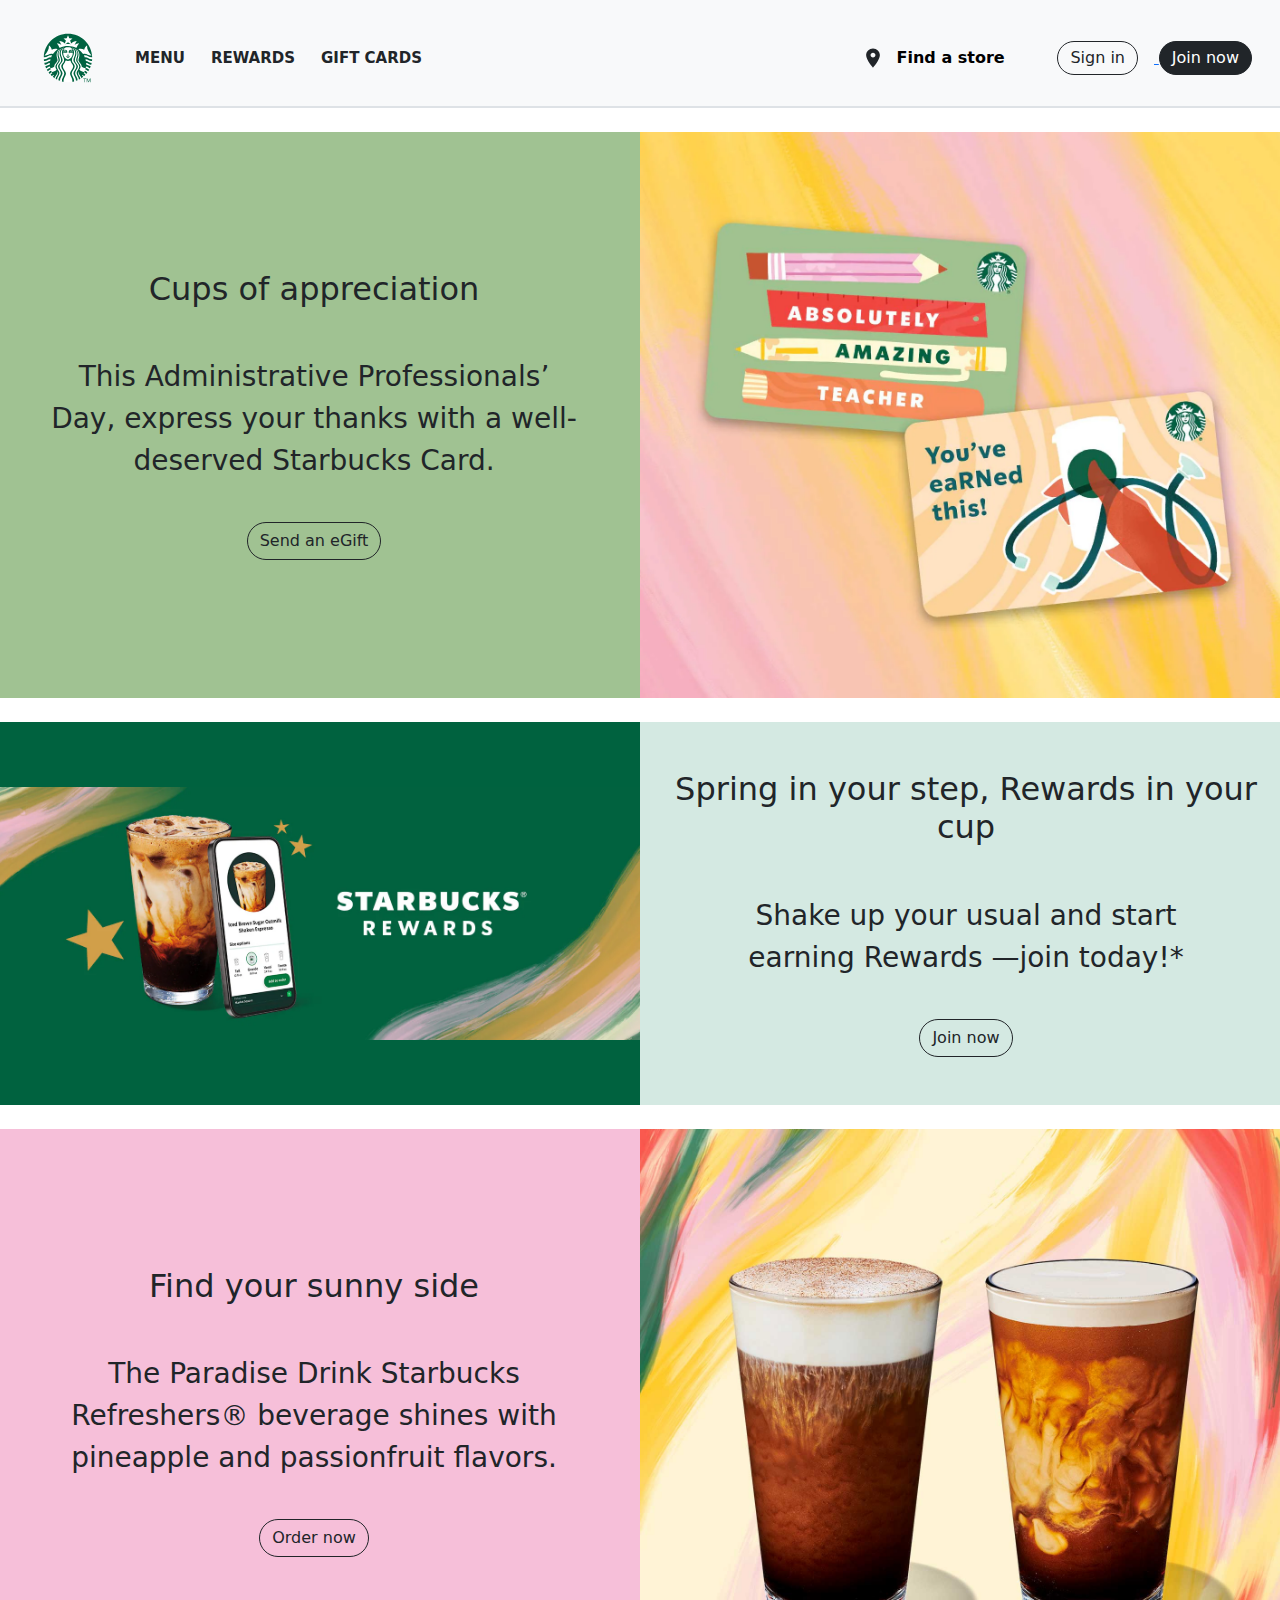
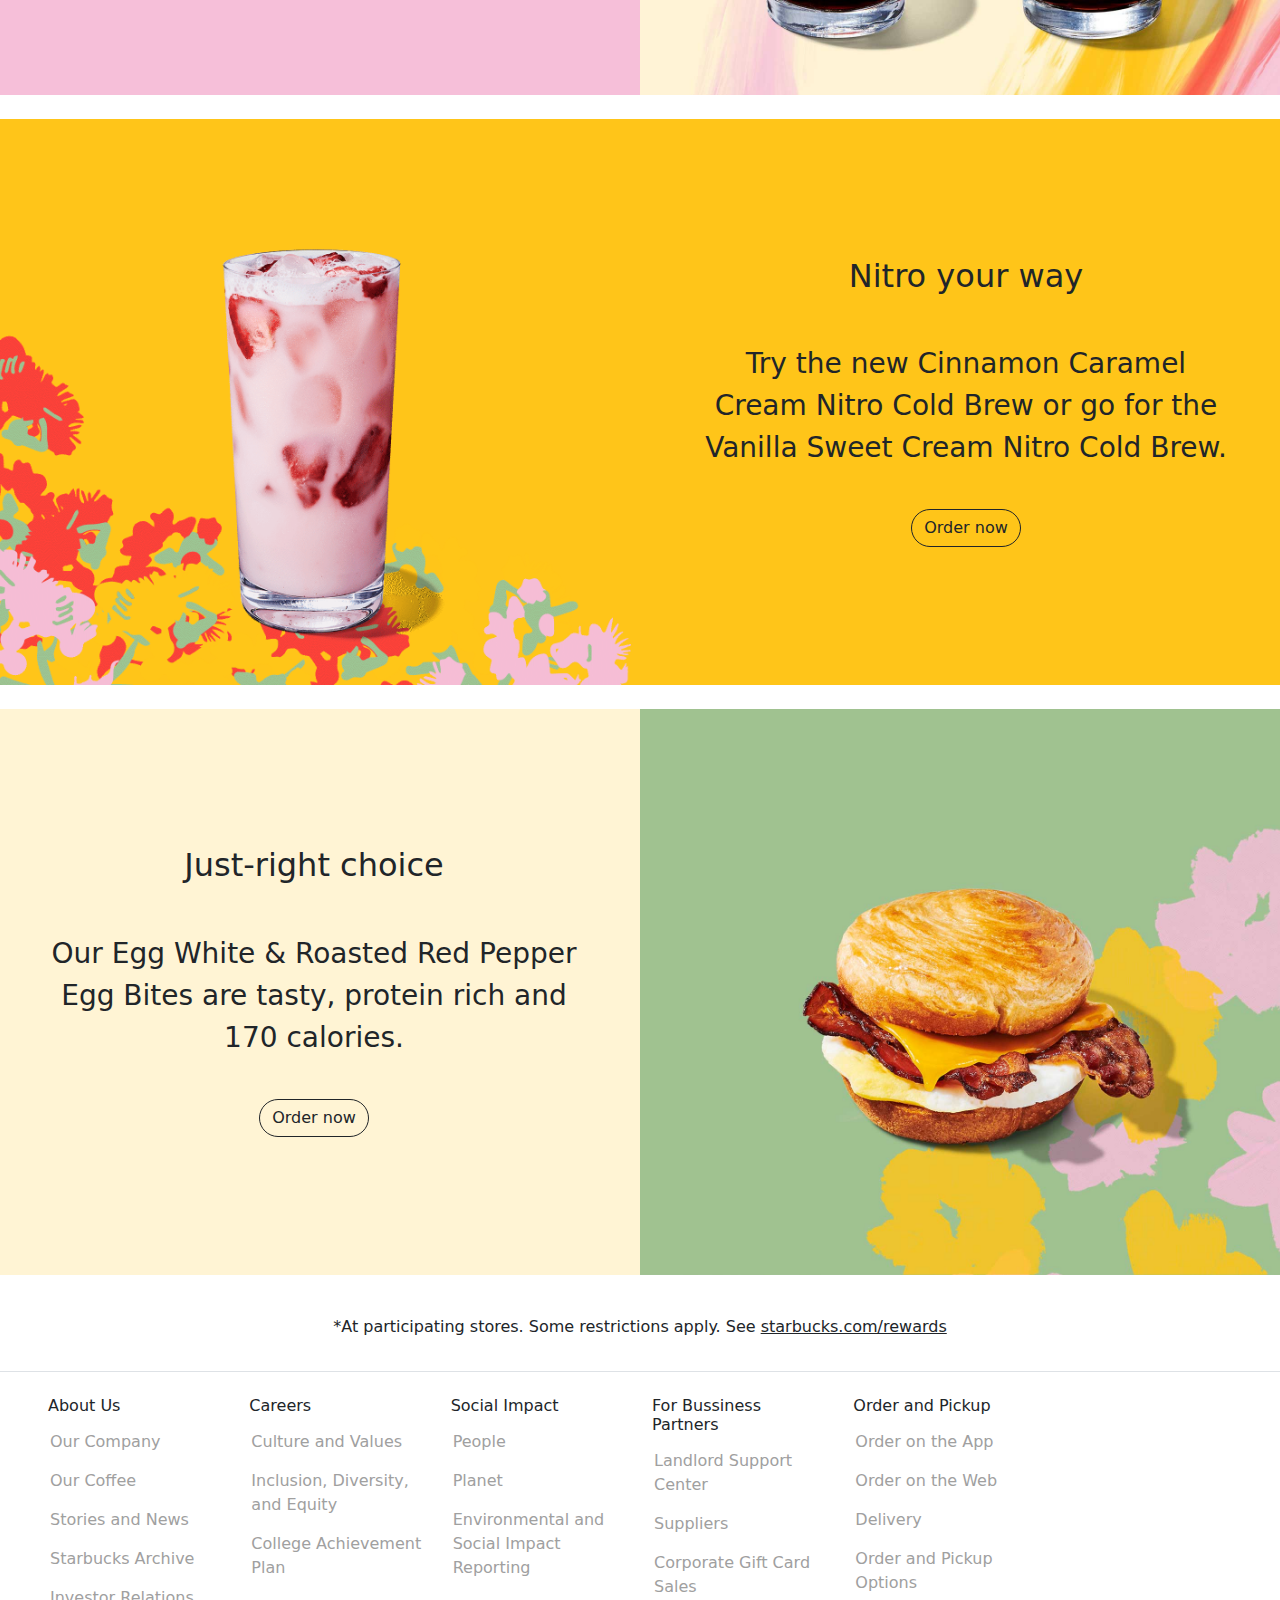
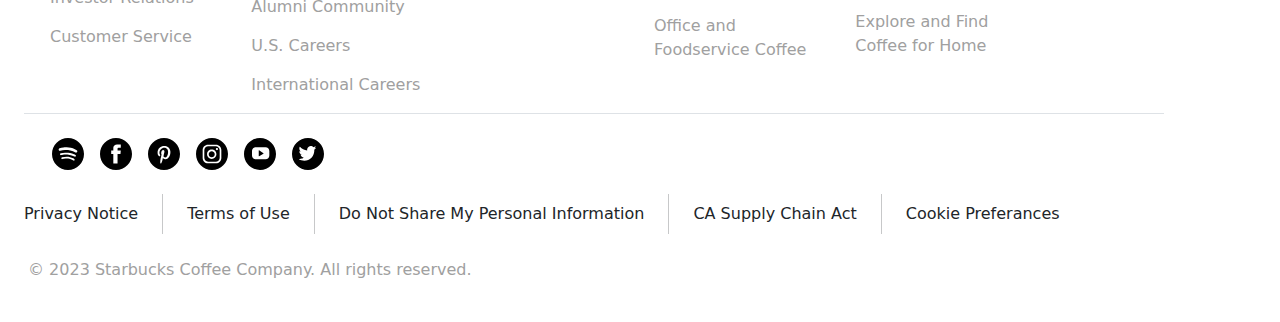
<file: index.html>
<!DOCTYPE html>
<html lang="en">
<head>
    <meta charset="UTF-8">
    <meta http-equiv="X-UA-Compatible" content="IE=edge">
    <meta name="viewport" content="width=device-width, initial-scale=1.0">

    <!-- icon -->
    <link href="https://www.starbucks.com/next_static/icons/favicon-16x16.png" rel="icon">
    <link href="https://www.starbucks.com/next_static/icons/favicon-32x32.png" rel="icon">
    <link href="https://www.starbucks.com/next_static/icons/pwa-icon-192.png" rel="icon" sizes="192x192" type="image/png">
   
    <!-- styles  -->
    <link rel="stylesheet" href="/css/bootstrap.css">
    <link rel="stylesheet" href="style.css">

    <title>Starbucks Coffee company</title>

</head>
<body>
    <!-- header -->
    <header class="border-bottom border-2">
        <nav class="navbar navbar-expand-lg bg-body-tertiary">
            <div class="container-fluid"    style="padding-top: 20px; margin-bottom: 10px; font-size: 15px;" >
              <a class="navbar-brand" href="#" style="    padding-left: 31px; ">
                <svg class="starbucks-logo" focusable="false" viewBox="0 0 62 62" xmlns="http://www.w3.org/2000/svg"><circle cx="31" cy="31" fill="#fff" r="30.002"></circle><path d="M34.017 13.969c-.263-.047-1.531-.26-3.017-.26s-2.754.212-3.017.26c-.151.027-.209-.121-.094-.207.104-.077 3.11-2.365 3.11-2.365l3.109 2.365c.117.086.06.234-.091.207zm-5.194 14.856s-.159.057-.201.197c.63.484 1.064 1.585 2.378 1.585s1.748-1.101 2.377-1.585c-.041-.141-.2-.197-.2-.197s-.823.194-2.177.194-2.177-.194-2.177-.194zm2.177-1.853c-.365 0-.445-.138-.694-.137-.237.001-.697.19-.797.363.007.088.039.167.103.237.532.08.772.376 1.389.376s.856-.296 1.389-.376c.062-.07.096-.148.103-.237-.099-.173-.56-.361-.798-.363-.25-.002-.331.137-.695.137zm29.956 5.673c-.038.717-.102 1.428-.19 2.131-3.396.562-4.61-2.464-8.089-2.312.208.738.377 1.49.507 2.258 2.869-.002 4.025 2.68 7.217 2.285-.168.82-.37 1.629-.603 2.426-2.524.248-3.413-2.26-6.334-2.191.024.416.037.836.037 1.26l-.012.701 5.672 2.164c-.297.807-.629 1.596-.991 2.369-1.705-.094-2.293-2.281-4.887-2.107-.078.561-.177 1.115-.295 1.662 2.253-.158 2.738 1.916 4.352 2.084-.411.75-.854 1.48-1.325 2.191-.956-.512-1.785-2.057-3.598-2.152.186-.574.349-1.156.487-1.748-1.608 0-3.447-.627-4.989-2.031.5-2.846-3.917-5.744-3.917-7.828 0-2.264 1.145-3.517 1.145-6.569 0-2.265-1.1-4.722-2.759-6.401-.321-.326-.65-.59-1.028-.827 1.524 1.886 2.694 4.122 2.694 6.712 0 2.874-1.337 4.391-1.337 7.044 0 2.652 3.88 4.947 3.88 7.682 0 1.076-.344 2.127-1.478 4.191 1.742 1.74 4.011 2.689 5.475 2.689.475 0 .73-.145.9-.518.146-.322.285-.648.416-.977 1.577.061 2.299 1.494 3.172 2.066-.479.643-.982 1.264-1.509 1.865-.585-.648-1.371-1.738-2.522-2.041-.206.4-.424.795-.653 1.182.991.27 1.669 1.27 2.194 1.928-.566.586-1.155 1.148-1.768 1.688-.383-.596-.979-1.352-1.647-1.76-.247.334-.504.66-.769.977.568.385 1.069 1.078 1.396 1.643-.708.568-1.44 1.107-2.198 1.611-.374-3.047-4.533-5.135-3.412-8.67-.368.623-.807 1.402-.807 2.34 0 2.559 2.726 4.59 2.943 7.133-.565.338-1.143.656-1.732.957-.098-2.795-2.984-5.854-2.984-8.148 0-2.561 3.354-5.133 3.354-8.156 0-3.025-3.87-5.119-3.87-7.775 0-2.654 1.646-4.181 1.646-7.583 0-2.492-1.184-5.014-3.013-6.625-.324-.286-.643-.513-1.026-.712 1.725 2.069 2.725 3.946 2.725 6.794 0 3.199-1.886 4.975-1.886 8.107 0 3.133 3.798 4.875 3.798 7.795s-3.535 5.381-3.535 8.381c0 2.729 3.116 5.453 3.162 8.691-.681.297-1.375.568-2.081.814.396-3.271-3.111-6.645-3.111-9.314 0-2.918 3.667-5.426 3.667-8.572 0-3.148-3.728-4.611-3.728-7.842 0-3.229 2.287-5.017 2.287-8.585 0-2.781-1.373-5.282-3.379-6.832l-.127-.096c-.189-.14-.345.029-.211.195 1.42 1.773 2.179 3.566 2.179 6.221 0 3.264-2.627 5.916-2.627 9.078 0 3.732 3.528 4.799 3.528 7.861 0 3.061-3.783 5.51-3.783 8.76 0 3.014 3.58 6.359 2.966 9.838-.718.186-1.446.348-2.185.48.672-4.332-2.84-7.443-2.84-10.277 0-3.068 3.918-5.803 3.918-8.801 0-2.828-2.812-3.752-3.182-6.645-.051-.395-.368-.688-.805-.615-.571.104-1.303.48-2.453.48s-1.882-.377-2.454-.48c-.436-.072-.753.221-.804.615-.369 2.893-3.183 3.816-3.183 6.645 0 2.998 3.919 5.732 3.919 8.801 0 2.834-3.512 5.945-2.841 10.277-.738-.133-1.467-.295-2.185-.48-.614-3.479 2.967-6.824 2.967-9.838 0-3.25-3.784-5.699-3.784-8.76 0-3.062 3.529-4.129 3.529-7.861 0-3.162-2.628-5.813-2.628-9.078 0-2.654.759-4.447 2.18-6.221.133-.166-.022-.335-.212-.195l-.126.096c-2.004 1.546-3.376 4.047-3.376 6.828 0 3.568 2.287 5.356 2.287 8.585 0 3.23-3.728 4.693-3.728 7.842 0 3.146 3.667 5.654 3.667 8.572 0 2.67-3.507 6.043-3.11 9.314-.707-.246-1.401-.518-2.082-.814.047-3.238 3.161-5.963 3.161-8.691 0-3-3.533-5.461-3.533-8.381s3.796-4.662 3.796-7.795c0-3.132-1.885-4.908-1.885-8.107 0-2.848.999-4.725 2.724-6.794-.384.199-.702.426-1.025.712-1.829 1.611-3.012 4.133-3.012 6.625 0 3.402 1.646 4.929 1.646 7.583 0 2.656-3.87 4.75-3.87 7.775 0 3.023 3.354 5.596 3.354 8.156 0 2.295-2.888 5.354-2.985 8.148-.589-.301-1.167-.619-1.732-.957.218-2.543 2.943-4.574 2.943-7.133 0-.938-.438-1.717-.807-2.34 1.121 3.535-3.038 5.623-3.412 8.67-.758-.504-1.491-1.043-2.198-1.611.326-.564.827-1.258 1.396-1.643-.266-.316-.522-.643-.769-.977-.669.408-1.266 1.164-1.648 1.76-.611-.539-1.201-1.102-1.767-1.688.525-.658 1.203-1.658 2.194-1.928-.229-.387-.447-.781-.653-1.182-1.151.303-1.938 1.393-2.522 2.041-.527-.602-1.031-1.223-1.509-1.865.873-.572 1.595-2.006 3.171-2.066.132.328.271.654.417.977.17.373.426.518.9.518 1.464 0 3.732-.949 5.475-2.689-1.134-2.064-1.478-3.115-1.478-4.191 0-2.734 3.88-5.029 3.88-7.682 0-2.653-1.337-4.17-1.337-7.044 0-2.59 1.17-4.826 2.694-6.712-.378.237-.707.501-1.028.827-1.659 1.68-2.759 4.136-2.759 6.401 0 3.052 1.146 4.305 1.146 6.569 0 2.084-4.418 4.982-3.918 7.828-1.542 1.404-3.381 2.031-4.99 2.031.14.592.303 1.174.487 1.748-1.812.096-2.641 1.641-3.598 2.152-.472-.711-.914-1.441-1.325-2.191 1.613-.168 2.099-2.242 4.353-2.084-.118-.547-.218-1.102-.296-1.662-2.594-.174-3.182 2.014-4.887 2.107-.362-.773-.694-1.562-.991-2.369l5.673-2.164-.012-.701c0-.424.013-.844.036-1.26-2.921-.068-3.81 2.439-6.334 2.191-.232-.797-.435-1.605-.602-2.426 3.19.395 4.347-2.287 7.217-2.285.13-.768.299-1.52.506-2.258-3.479-.151-4.693 2.875-8.088 2.312-.089-.703-.152-1.414-.19-2.131 3.947.441 5.427-2.804 9.021-2.407.339-.859.733-1.69 1.177-2.49-4.506-.792-6.036 2.976-10.23 2.397.453-16.171 13.706-29.143 29.989-29.143s29.536 12.972 29.989 29.147c-4.195.579-5.725-3.188-10.23-2.397.443.8.837 1.631 1.177 2.49 3.592-.398 5.072 2.848 9.02 2.407zm-42.852-12.583c-2.209-.903-4.883-.695-7.167.772-.354-2.125-1.507-4.013-3.149-5.152-.227-.157-.463-.008-.442.255.347 4.49-2.278 8.389-5.506 11.816 3.327 1 6.159-3.284 10.474-1.789 1.548-2.305 3.514-4.308 5.79-5.902zm12.896-2.716c-2.785 0-5.118 1.575-5.729 3.61-.047.156.017.257.197.176.501-.225 1.071-.333 1.69-.333 1.136 0 2.137.417 2.729 1.143.262.864.284 2.115-.012 2.829-.468-.105-.636-.467-1.093-.467s-.811.321-1.586.321c-.774 0-.865-.366-1.374-.366-.599 0-.709.617-.709 1.313 0 3.103 2.852 7.373 5.886 7.373 3.033 0 5.885-4.27 5.885-7.373 0-.696-.143-1.292-.769-1.373-.312.225-.599.426-1.313.426-.775 0-.989-.321-1.445-.321-.551 0-.496 1.162-1.15 1.227-.436-1.048-.457-2.392-.095-3.589.593-.726 1.593-1.143 2.729-1.143.619 0 1.193.109 1.689.333.181.081.244-.021.197-.176-.61-2.035-2.942-3.61-5.727-3.61zm4.434 4.452c-.668 0-1.451.205-1.943.753-.051.149-.051.371.021.519 1.211-.415 2.279-.431 2.795.146.275-.25.363-.475.363-.736 0-.403-.41-.682-1.236-.682zm-9.741 1.418c.584-.585 1.815-.56 3.094-.088.056-.636-1.083-1.331-2.221-1.331-.827 0-1.236.279-1.236.683 0 .261.088.487.363.736zm19.194-10.504c-2.199.157-4.109.912-5.654 2.17.656-1.86 1.489-3.487 2.545-5.064-2.8.297-5.141 1.321-6.849 3.071l-1.337-3.505 2.968-2.621-3.974-.281-1.586-3.696-1.587 3.696-3.974.281 2.968 2.621-1.336 3.505c-1.709-1.75-4.05-2.774-6.848-3.071 1.054 1.578 1.887 3.205 2.543 5.064-1.544-1.259-3.454-2.014-5.653-2.17 1.319 1.696 2.488 3.504 3.354 5.448.098.219.308.291.535.178 3.012-1.497 6.406-2.339 9.997-2.339s6.984.843 9.998 2.339c.227.113.437.041.534-.178.867-1.944 2.036-3.752 3.356-5.448zm4.801 13.254c4.313-1.495 7.146 2.788 10.473 1.789-3.228-3.427-5.852-7.326-5.505-11.816.021-.263-.216-.413-.442-.255-1.643 1.139-2.796 3.027-3.149 5.152-2.285-1.467-4.958-1.676-7.167-.772 2.273 1.592 4.24 3.595 5.79 5.902z" fill="#006341"></path><g fill="#006341"><path d="M53.595 57.01h-1.526v4.105h-.547v-4.105h-1.522v-.51h3.595v.51zM54.236 56.5h.811l1.57 3.618h.011l1.574-3.618h.798v4.615h-.551v-3.869h-.012l-1.653 3.869h-.333l-1.659-3.869h-.011v3.869h-.545v-4.615z"></path></g></svg>
              </a>
              <button class="navbar-toggler border-0" type="button" data-bs-toggle="collapse" data-bs-target="#navbarNavDropdown" aria-controls="navbarNavDropdown" aria-expanded="false" aria-label="Toggle navigation">
                <span class="navbar-toggler-icon"></span>
              </button>
              <div class="collapse navbar-collapse" id="navbarNavDropdown">
                <ul id="navbar-nav" class="navbar-nav">
                  <li class="nav-item " style=" padding-left:18px">
                    <a   id="menu" class="header-titles active fw-bold text-decoration-none text-dark " aria-current="page" href="#">MENU</a>
                  </li>
                  <li class="nav-item " style="padding-left:18px">
                    <a class="header-titles active fw-bold text-decoration-none text-dark" href="#">REWARDS</a>
                  </li>
                  <li class="nav-item "style="padding-left:18px ;">
                    <a class="header-titles active fw-bold text-decoration-none text-dark" href="#">GIFT CARDS</a>
                  </li>
                </ul>

                <hr class="my-4">
                
                    <div class="nav-right-small d-lg-none mt-3 font-size: 14px">

                        <!-- login section of smaller screens  -->
                        <div class="login-small my-3">
                            <a href="">
                                <button class="btn btn-outline-dark rounded-pill me-2 py-1">Sign in</button>
                            </a>
                            <a href="">
                                <button class="btn btn-dark rounded-pill py-1">Join now</button>
                            </a>
                        </div>

                        <svg aria-hidden="true" class="valign-middle pr2" focusable="false" preserveAspectRatio="xMidYMid meet" style="width:22px;height:22px;overflow:visible;fill:currentColor" viewBox="0 0 24 24"><path d="M12,11.475 C10.5214286,11.475 9.32142857,10.299 9.32142857,8.85 C9.32142857,7.401 10.5214286,6.225 12,6.225 C13.4785714,6.225 14.6785714,7.401 14.6785714,8.85 C14.6785714,10.299 13.4785714,11.475 12,11.475 M12,1.5 C7.85357143,1.5 4.5,4.7865 4.5,8.85 C4.5,14.3625 12,22.5 12,22.5 C12,22.5 19.5,14.3625 19.5,8.85 C19.5,4.7865 16.1464286,1.5 12,1.5"></path></svg>
                        <a class="header-titles text-decoration-none fw-bold find-store" href="">Find a store</a>
                    </div>

              </div>

              <!-- navbar right section for larger screens  -->
              <div class="nav-right d-none d-lg-block">
                <div class="">
                    <svg aria-hidden="true" class="valign-middle pr2 " focusable="false" preserveAspectRatio="xMidYMid meet" style="width:22px;height:22px;overflow:visible;fill:currentColor" viewBox="0 0 24 24"><path d="M12,11.475 C10.5214286,11.475 9.32142857,10.299 9.32142857,8.85 C9.32142857,7.401 10.5214286,6.225 12,6.225 C13.4785714,6.225 14.6785714,7.401 14.6785714,8.85 C14.6785714,10.299 13.4785714,11.475 12,11.475 M12,1.5 C7.85357143,1.5 4.5,4.7865 4.5,8.85 C4.5,14.3625 12,22.5 12,22.5 C12,22.5 19.5,14.3625 19.5,8.85 C19.5,4.7865 16.1464286,1.5 12,1.5"></path></svg>
                    <a class="header-titles text-decoration-none fw-bold find-store me-5" href="">Find a store</a>
                    <a href="">
                        <button class="btn btn-outline-dark rounded-pill me-3 py-1">Sign in</button>
                    </a>
                    <a href="">
                        <button class="btn btn-dark rounded-pill me-3 py-1">Join now</button>
                    </a>
                </div>
              </div>

            </div>
          </nav>
    </header>

    <!-- home page  -->
    <main>

        <div class="row row1 my-4 flex-md-row-reverse">
            <div class="image-div col-md-6 px-0">
                <img class="image w-100" src="images/image11.webp" alt="Gift card that reads, 'Great Work Deserves Coffee'">
            </div>
            <div class="col-md-6 text-center py-5 d-flex flex-column align-items-center justify-content-center">
                <div> 
                    <h2 class="title mb-5">Cups of appreciation</h2>
                </div>
                <div>
                    <p class="text fs-3 px-5">This Administrative Professionals’ Day, express your thanks with a well-deserved Starbucks Card.</p>
                </div>
                <div>
                    <button class="btn rounded-pill bg-transparent border border-1 border-dark mt-4">Send an eGift</button>
                </div>
            </div>
        </div>

        <div class="row row2 my-4">
            <div class="image-div col-md-6 px-0 d-flex align-items-center" 
            style="background-color: #00623f ;">

                <img class="image w-100" src="images/image 12.webp" alt="Gift card that reads, 'Great Work Deserves Coffee'">

            </div>
            <div class="col-md-6 text-center py-5 d-flex flex-column align-items-center justify-content-center">
                <div> 
                    <h2 class="title mb-5">Spring in your step, Rewards in your cup</h2>
                </div>
                <div>
                    <p class="text fs-3 px-5">Shake up your usual and start earning Rewards —join today!*</p>
                </div>
                <div>
                    <button class="btn rounded-pill bg-transparent border border-1 border-dark mt-4">Join now</button>
                </div>
            </div>
        </div>

        <div class="row row3 my-4 flex-md-row-reverse">
            <div class="image-div col-md-6 px-0">
                <img class="image w-100" src="images/image 13.jpg" alt="Gift card that reads, 'Great Work Deserves Coffee'">
            </div>
            <div class="col-md-6 text-center py-5 d-flex flex-column align-items-center justify-content-center">
                <div> 
                    <h2 class="title mb-5">Find your sunny side</h2>
                </div>
                <div>
                    <p class="text fs-3 px-5">The Paradise Drink Starbucks Refreshers® beverage shines with pineapple and passionfruit flavors.</p>
                </div>
                <div>
                    <button class="btn rounded-pill bg-transparent border border-1 border-dark mt-4">Order now</button>
                </div>
            </div>
        </div>

        <div class="row row4 my-4">
            <div class="image-div col-md-6 px-0">
                <img class="image w-100" src="images/image 14.png" alt="Gift card that reads, 'Great Work Deserves Coffee'">
            </div>
            <div class="col-md-6 text-center py-5 d-flex flex-column align-items-center justify-content-center">
                <div> 
                    <h2 class="title mb-5">Nitro your way</h2>
                </div>
                <div>
                    <p class="text fs-3 px-5">Try the new Cinnamon Caramel Cream Nitro Cold Brew or go for the Vanilla Sweet Cream Nitro Cold Brew.</p>
                </div>
                <div>
                    <button class="btn rounded-pill bg-transparent border border-1 border-dark mt-4">Order now</button>
                </div>
            </div>
        </div>

        <div class="row row5 my-4 flex-md-row-reverse">
            <div class="image-div col-md-6 px-0">
                <img class="image w-100" src="images/image 15.jpg" alt="Gift card that reads, 'Great Work Deserves Coffee'">
            </div>
            <div class="col-md-6 text-center py-5 d-flex flex-column align-items-center justify-content-center">
                <div> 
                    <h2 class="title mb-5">Just-right choice</h2>
                </div>
                <div>
                    <p class="text fs-3 px-5">Our Egg White & Roasted Red Pepper Egg Bites are tasty, protein rich and 170 calories.</p>
                </div>
                <div>
                    <button class="btn rounded-pill bg-transparent border border-1 border-dark mt-4">Order now</button>
                </div>
            </div>
        </div>

    </main>


    <!-- footer section -->
    <footer >
        <!-- footer top section  -->
        <div class="container-fluid p-3 d-flex justify-content-center border-bottom">
            <div class="w-75">
                <p class="text-center">*At participating stores. Some restrictions apply. See <a href="" class="text-dark">starbucks.com/rewards</a></p>
            </div>
        </div>

        <!-- footer links  -->
        <!-- For large screens -->
        <div class="footer-links mx-lg-5 pt-4 d-none d-lg-block">
            <div class="row">
                <div class="col-2">
                    <h6>About Us</h6>
                    <ul>
                        <li class="footer-list-lg">Our Company</li>
                        <li class="footer-list-lg">Our Coffee</li>
                        <li class="footer-list-lg">Stories and News</li>
                        <li class="footer-list-lg">Starbucks Archive</li>
                        <li class="footer-list-lg">Investor Relations</li>
                        <li class="footer-list-lg">Customer Service</li>
                    </ul>
                </div>
                <div class="col-2">
                    <h6>Careers</h6>
                    <ul>
                        <li class="footer-list-lg">Culture and Values</li>
                        <li class="footer-list-lg">Inclusion, Diversity, and Equity</li>
                        <li class="footer-list-lg">College Achievement Plan</li>
                        <li class="footer-list-lg">Alumni Community</li>
                        <li class="footer-list-lg">U.S. Careers</li>
                        <li class="footer-list-lg">International Careers</li>
                    </ul>
                </div>
                <div class="col-2">
                    <h6>Social Impact</h6>
                    <ul>
                        <li class="footer-list-lg">People</li>
                        <li class="footer-list-lg">Planet</li>
                        <li class="footer-list-lg">Environmental and Social Impact Reporting</li>
                    </ul>
                </div>
                <div class="col-2">
                    <h6>For Bussiness Partners</h6>
                    <ul>
                        <li class="footer-list-lg">Landlord Support Center</li>
                        <li class="footer-list-lg">Suppliers</li>
                        <li class="footer-list-lg">Corporate Gift Card Sales</li>
                        <li class="footer-list-lg">Office and Foodservice Coffee</li>
                    </ul>
                </div>
                <div class="col-2">
                    <h6>Order and Pickup</h6>
                    <ul>
                        <li class="footer-list-lg">Order on the App</li>
                        <li class="footer-list-lg">Order on the Web</li>
                        <li class="footer-list-lg">Delivery</li>
                        <li class="footer-list-lg">Order and Pickup Options</li>
                        <li class="footer-list-lg">Explore and Find Coffee for Home</li>
                    </ul>
                </div>
            </div>
        </div>

        
            <!-- for Small Screens  -->

            <div class="container-fluid d-lg-none">
                
                <div class="dropdown">
                    <button class="btn dropdown-toggle col-12 d-flex justify-content-between" type="button" data-bs-toggle="dropdown" aria-expanded="false">
                        About Us
                    </button>
                    <ul class="dropdown-menu col-12">
                      <li><a class="dropdown-item" href="#">Our Company</a></li>
                      <li><a class="dropdown-item" href="#">Our Coffee</a></li>
                      <li><a class="dropdown-item" href="#">Stories and News</a></li>
                      <li><a class="dropdown-item" href="#">Starbucks Archive</a></li>
                      <li><a class="dropdown-item" href="#">Investor Relations</a></li>
                      <li><a class="dropdown-item" href="#">Customer Service</a></li>
                    </ul>
                </div>
                
                <div class="dropdown">
                    <button class="btn dropdown-toggle col-12 d-flex justify-content-between" type="button" data-bs-toggle="dropdown" aria-expanded="false">
                        Careers
                    </button>
                    <ul class="dropdown-menu col-12">
                      <li><a class="dropdown-item" href="#">Culture and Values</a></li>
                      <li><a class="dropdown-item" href="#">Inclusion, Diversity, and Equity</a></li>
                      <li><a class="dropdown-item" href="#">College Achievement Plan</a></li>
                      <li><a class="dropdown-item" href="#">Alumni Community</a></li>
                      <li><a class="dropdown-item" href="#">U.S. Careers</a></li>
                      <li><a class="dropdown-item" href="#">International Careers</a></li>
                    </ul>
    
                </div>
                
                <div class="dropdown">
                    <button class="btn dropdown-toggle col-12 d-flex justify-content-between" type="button" data-bs-toggle="dropdown" aria-expanded="false">
                        Social Impact
                    </button>
                    <ul class="dropdown-menu col-12">
                      <li><a class="dropdown-item" href="#">People</a></li>
                      <li><a class="dropdown-item" href="#">Planet</a></li>
                      <li><a class="dropdown-item" href="#">Environmental and Social Impact Reporting</a></li>
                    </ul>
    
                </div>
                
                <div class="dropdown">
                    <button class="btn dropdown-toggle col-12 d-flex justify-content-between" type="button" data-bs-toggle="dropdown" aria-expanded="false">
                        For Bussiness Partners
                    </button>
                    <ul class="dropdown-menu col-12">
                      <li><a class="dropdown-item" href="#">Landlord Support Center</a></li>
                      <li><a class="dropdown-item" href="#">Suppliers</a></li>
                      <li><a class="dropdown-item" href="#">Corporate Gift Card Sales</a></li>
                      <li><a class="dropdown-item" href="#">Office and Foodservice Coffee</a></li>
                    </ul>
    
                </div>
                
                <div class="dropdown">
                    <button class="btn dropdown-toggle col-12 d-flex justify-content-between" type="button" data-bs-toggle="dropdown" aria-expanded="false">
                        Order and Pickup
                    </button>
                    <ul class="dropdown-menu col-12">
                      <li><a class="dropdown-item" href="#">Order on the App</a></li>
                      <li><a class="dropdown-item" href="#">Order on the Web</a></li>
                      <li><a class="dropdown-item" href="#">Delivery</a></li>
                      <li><a class="dropdown-item" href="#">Order and Pickup Options</a></li>
                      <li><a class="dropdown-item" href="#">Explore and Find Coffee for Home</a></li>
                    </ul>
    
                </div>
                
                </div>
    


        




        <!-- social medias  -->
        <div class="container border-top py-4 mx-0 ms-4">
            <div class="row ms-1">

                <div class="col-12 d-flex flex-row column-gap-3">
                    <div >
                        <a href="https://open.spotify.com/user/starbucks">
                            <svg aria-hidden="true" class="valign-middle absoluteCenter" focusable="false" preserveAspectRatio="xMidYMid meet" style="width:32px;height:32px;overflow:visible;" viewBox="0 0 24 24"><path d="M12,0 C18.6274131,0 24,5.37261901 24,12.0000716 C24,18.627381 18.6274131,24 12,24 C5.37258694,24 0,18.627381 0,12.0000716 C0,5.37261901 5.37258694,0 12,0 Z M11.0669976,14 C9.95068692,14.0009568 8.6027256,14.1878544 7.49869423,14.4956294 C7.1391459,14.5957759 6.94143571,14.9349663 7.01538732,15.323911 C7.08630361,15.6969088 7.39839046,15.9206437 7.74883281,15.8300653 C8.54008748,15.6259451 9.33810265,15.4781174 10.1468794,15.4098647 C11.1130794,15.3282166 12.0741744,15.3684028 13.0286469,15.5672606 C14.1176396,15.7941848 15.1397171,16.2280998 16.0883949,16.8908526 C16.3912378,17.1024678 16.747061,16.996421 16.9174532,16.6588253 C17.0846722,16.3276084 16.9922326,15.9219194 16.6909074,15.7184371 C16.4242125,15.5382372 16.1546202,15.3615456 15.8770258,15.205585 C14.3588102,14.3530642 12.7453957,14.0017542 11.0669976,14 Z M10.1375115,11.0003442 L9.77055252,11.0048078 C8.68426674,11.0479717 7.61755495,11.2034929 6.57584646,11.49243 C6.14064634,11.6131584 5.91075895,11.9889467 6.03234638,12.3691822 C6.15507681,12.7528185 6.57698947,12.9458793 7.02147652,12.8358765 C7.38895345,12.7448397 7.75828776,12.6556341 8.1321941,12.5915421 C9.5848138,12.3422374 11.0434343,12.3367438 12.5037693,12.5345134 C14.0365424,12.7419621 15.4914481,13.1568596 16.8266238,13.8930018 C17.2083883,14.103459 17.6680202,13.9939794 17.8937642,13.6477519 C18.1073637,13.320098 17.9912056,12.8938209 17.614156,12.6938277 C17.2519655,12.5018134 16.8857744,12.313069 16.5065817,12.1523159 C14.6039028,11.3459341 12.5917809,11.001407 10.504792,11.0032382 C10.2600455,11.0032382 10.0148704,10.9949978 9.77055252,11.0048078 Z M11.0635356,7.01538228 C10.2184059,6.97905829 9.3745573,7.0079312 8.53227456,7.09284241 C7.5586031,7.1912587 6.59774312,7.36511712 5.66051317,7.67557859 C5.1689799,7.83857086 4.89609567,8.38560397 5.0370218,8.90997339 C5.18164902,9.44769266 5.68015742,9.75008213 6.17923521,9.59003924 C7.37155569,9.20770594 8.59405429,9.0489049 9.83078786,9.00947629 C11.1386962,8.96771922 12.4379213,9.07187905 13.7249043,9.33685791 C15.0971547,9.61953308 16.4163087,10.0659767 17.6311204,10.8388705 C17.7602315,10.9209876 17.918809,10.947532 18.0638633,11 C18.0668526,10.9917728 18.0701267,10.9835455 18.0732584,10.9753183 C18.1337569,10.9681777 18.195252,10.9664702 18.2544694,10.9528099 C18.6473544,10.8626208 18.9228009,10.5436216 18.9889935,10.1064919 C19.0467875,9.72508998 18.8742597,9.30969253 18.5354676,9.11099719 C18.0779559,8.84244802 17.6178819,8.57219131 17.1390177,8.35455782 C15.1965147,7.47176064 13.154794,7.1054161 11.0635356,7.01538228 Z"></path><circle class="sb-icon-hover" cx="50%" cy="50%" fill="transparent" r="75%"></circle></svg>
                        </a>
                    </div>
                    <div>
                        <a href="https://www.facebook.com/Starbucks/">
                            <svg aria-hidden="true" class="valign-middle absoluteCenter" focusable="false" preserveAspectRatio="xMidYMid meet" style="width:32px;height:32px;overflow:visible;" viewBox="0 0 24 24"><path d="M11.9997802,0 C18.6169827,0 24,5.38345699 24,12.0002198 C24,18.6169827 18.6169827,24 11.9997802,24 C5.38301731,24 0,18.6169827 0,12.0002198 C0,5.38345699 5.38301731,0 11.9997802,0 Z M15.4043684,4.8 L12.7777895,4.8 C11.2364211,4.8 9.98636842,5.96104896 9.98636842,7.39365487 L9.98636842,9.44903723 L8.59515789,9.44903723 C8.48763158,9.44903723 8.4,9.53002017 8.4,9.6303686 L8.4,11.7623327 C8.4,11.862241 8.48763158,11.9432239 8.59515789,11.9432239 L9.98636842,11.9432239 L9.98636842,19.0186686 C9.98636842,19.1190171 10.074,19.2 10.1815263,19.2 L12.9639474,19.2 C13.0719474,19.2 13.1591053,19.1190171 13.1591053,19.0186686 L13.1591053,11.9432239 L15.1765263,11.9432239 C15.2778947,11.9432239 15.3626842,11.8714836 15.3707368,11.7772969 L15.5649474,9.64533284 C15.5748947,9.53970292 15.4844211,9.44903723 15.3702632,9.44903723 L13.1591053,9.44903723 L13.1591053,7.93632863 C13.1591053,7.58202824 13.4688947,7.29462681 13.8502105,7.29462681 L15.4043684,7.29462681 C15.5123684,7.29462681 15.6,7.21320374 15.6,7.11329543 L15.6,4.98133138 C15.6,4.88142307 15.5123684,4.8 15.4043684,4.8 Z"></path><circle class="sb-icon-hover" cx="50%" cy="50%" fill="transparent" r="75%"></circle></svg>
                        </a>
                    </div>
                    <div>
                    <a href="https://in.pinterest.com/starbucks/">
                        <svg aria-hidden="true" class="valign-middle absoluteCenter" focusable="false" preserveAspectRatio="xMidYMid meet" style="width:32px;height:32px;overflow:visible;" viewBox="0 0 24 24"><path d="M11.9997802,0 C18.6169827,0 24,5.38345699 24,12.0002198 C24,18.6169827 18.6169827,24 11.9997802,24 C5.38301731,24 0,18.6169827 0,12.0002198 C0,5.38345699 5.38301731,0 11.9997802,0 Z M16.7437635,9.80095875 C16.4076853,7.09999459 13.974973,5.72453915 11.3823151,6.04599103 C9.33308638,6.29999351 7.2896388,8.13734924 7.20446304,10.7614723 C7.15898457,12.1352202 7.45420918,13.2152643 8.40655904,13.7079011 C8.73839766,13.8799397 9.11455851,13.647282 9.1538704,13.2438663 C9.21707776,12.5937053 8.71874171,12.2918906 8.62315986,11.6344724 C8.11827183,8.17406221 12.2275208,5.81162572 14.3781126,8.22870476 C15.8661833,9.90298663 14.8864693,15.0504856 12.4865168,14.5160131 C10.1875419,14.0041661 13.6123015,9.9059749 11.7765903,9.10213176 C10.2854362,8.44855564 9.49303183,11.1017076 10.2002605,12.420386 C9.82795373,14.4553941 9.06985087,16.3845322 9.18046374,18.814845 C9.19780722,19.1905125 9.62831098,19.3377913 9.8410577,19.0449414 C10.5737235,18.0396038 10.8832083,16.5651088 11.1456729,15.0398132 C11.7349659,15.4359717 12.0506173,15.8487791 12.8017828,15.9128133 C15.5732712,16.14974 17.121466,12.8489885 16.7437635,9.80095875 Z"></path><circle class="sb-icon-hover" cx="50%" cy="50%" fill="transparent" r="75%"></circle></svg>
                    </a>
                    </div>
                    <div>
                        <a href="https://www.instagram.com/starbucks/">
                            <svg aria-hidden="true" class="valign-middle absoluteCenter" focusable="false" preserveAspectRatio="xMidYMid meet" style="width:32px;height:32px;overflow:visible;" viewBox="0 0 24 24"><path d="M11.9997802,0 C18.6169827,0 24,5.38345699 24,12.0002198 C24,18.6169827 18.6169827,24 11.9997802,24 C5.38301731,24 0,18.6169827 0,12.0002198 C0,5.38345699 5.38301731,0 11.9997802,0 Z M15,5 L9,5 C6.790861,5 5,6.790861 5,9 L5,9 L5,15 C5,17.209139 6.790861,19 9,19 L9,19 L15,19 C17.209139,19 19,17.209139 19,15 L19,15 L19,9 C19,6.790861 17.209139,5 15,5 L15,5 Z M14.7647059,6.23529412 C16.4215601,6.23529412 17.7647059,7.57843987 17.7647059,9.23529412 L17.7647059,9.23529412 L17.7647059,14.7647059 L17.7596132,14.9409787 C17.6683668,16.5157859 16.3623868,17.7647059 14.7647059,17.7647059 L14.7647059,17.7647059 L9.23529412,17.7647059 L9.05902133,17.7596132 C7.48421408,17.6683668 6.23529412,16.3623868 6.23529412,14.7647059 L6.23529412,14.7647059 L6.23529412,9.23529412 L6.24038681,9.05902133 C6.33163324,7.48421408 7.63761323,6.23529412 9.23529412,6.23529412 L9.23529412,6.23529412 Z M11.7941176,8.70588235 C9.86112102,8.70588235 8.29411765,10.2728857 8.29411765,12.2058824 C8.29411765,14.138879 9.86112102,15.7058824 11.7941176,15.7058824 C13.7271143,15.7058824 15.2941176,14.138879 15.2941176,12.2058824 C15.2941176,10.2728857 13.7271143,8.70588235 11.7941176,8.70588235 Z M11.7941176,9.94117647 C13.0448802,9.94117647 14.0588235,10.9551198 14.0588235,12.2058824 C14.0588235,13.4566449 13.0448802,14.4705882 11.7941176,14.4705882 C10.5433551,14.4705882 9.52941176,13.4566449 9.52941176,12.2058824 C9.52941176,10.9551198 10.5433551,9.94117647 11.7941176,9.94117647 Z M15.7058824,7.47058824 C15.2510596,7.47058824 14.8823529,7.83929491 14.8823529,8.29411765 C14.8823529,8.74894038 15.2510596,9.11764706 15.7058824,9.11764706 C16.1607051,9.11764706 16.5294118,8.74894038 16.5294118,8.29411765 C16.5294118,7.83929491 16.1607051,7.47058824 15.7058824,7.47058824 Z"></path><circle class="sb-icon-hover" cx="50%" cy="50%" fill="transparent" r="75%"></circle></svg>
                        </a>
                    </div>
                    <div>
                        <a href="https://www.youtube.com/starbucks">
                            <svg aria-hidden="true" class="valign-middle absoluteCenter" focusable="false" preserveAspectRatio="xMidYMid meet" style="width:32px;height:32px;overflow:visible;" viewBox="0 0 24 24"><path d="M11.9997802,0 C18.6169827,0 24,5.38345699 24,12.0002198 C24,18.6169827 18.6169827,24 11.9997802,24 C5.38301731,24 0,18.6169827 0,12.0002198 C0,5.38345699 5.38301731,0 11.9997802,0 Z M16.1700158,7 L8.82998416,7 C7.26701245,7 6,8.25308368 6,9.79887301 L6,13.201127 C6,14.7469163 7.26701245,16 8.82998416,16 L16.1700158,16 C17.7329875,16 19,14.7469163 19,13.201127 L19,9.79887301 C19,8.25308368 17.7329875,7 16.1700158,7 Z M11.3262463,9.28078768 L14.5709798,11.3486057 C14.7141036,11.4390048 14.689657,11.6696954 14.5443107,11.7571306 L11.3218015,13.7217059 C11.1822335,13.8056832 11.0555556,13.6925608 11.0555556,13.5162084 L11.0555556,9.4838152 C11.0555556,9.30499291 11.1857894,9.19236451 11.3262463,9.28078768 Z"></path><circle class="sb-icon-hover" cx="50%" cy="50%" fill="transparent" r="75%"></circle></svg>
                        </a>
                    </div>
                    <div>
                        <a href="https://twitter.com/starbucks/">
                            <svg aria-hidden="true" class="valign-middle absoluteCenter" focusable="false" preserveAspectRatio="xMidYMid meet" style="width:32px;height:32px;overflow:visible;" viewBox="0 0 24 24"><path d="M11.9997256,5.63636363e-05 C18.6169281,5.63636363e-05 23.9999455,5.38351336 23.9999455,12.0002762 C23.9999455,18.6170391 18.6169281,24.0000564 11.9997256,24.0000564 C5.38296277,24.0000564 -5.4545455e-05,18.6170391 -5.4545455e-05,12.0002762 C-5.4545455e-05,5.38351336 5.38296277,5.63636363e-05 11.9997256,5.63636363e-05 Z M13.9328526,6.00566601 C13.5495281,6.03127502 13.1735596,6.14210744 12.8335533,6.32472904 C12.4927297,6.50777046 12.1882769,6.76218124 11.946758,7.0690695 C11.6958398,7.38645324 11.5111249,7.7613523 11.4167241,8.15892163 C11.3251839,8.5426369 11.3329485,8.92173415 11.3885264,9.30964762 C11.3971083,9.37388005 11.3913871,9.38269626 11.3349918,9.37388005 C9.19237982,9.04642063 7.41674584,8.25883873 5.9745796,6.57116325 C5.9120544,6.49769479 5.8781355,6.49769479 5.82705282,6.5766209 C5.19607955,7.54808386 5.50216697,9.10897377 6.2904749,9.8759845 C6.39550089,9.9780007 6.50297885,10.0804367 6.61944736,10.1736367 C6.57735523,10.1824529 6.0530426,10.124098 5.58553391,9.8759845 C5.5230087,9.83526198 5.49154177,9.85835207 5.48582051,9.93140071 C5.48009925,10.0363556 5.4890898,10.1329142 5.50298429,10.2471052 C5.62394808,11.2315825 6.28761427,12.1425914 7.19688598,12.497759 C7.3047726,12.544359 7.42410175,12.5855013 7.5401616,12.6056527 C7.33337891,12.6522527 7.12005763,12.6858382 6.52586389,12.6379788 C6.45189617,12.6232851 6.42369853,12.6614887 6.45189617,12.7341175 C6.89856313,13.983921 7.86218682,14.3558813 8.58347427,14.5678903 C8.67991837,14.5851029 8.77677113,14.5851029 8.87362389,14.6086128 C8.86749397,14.617429 8.86218137,14.617429 8.85646011,14.6262452 C8.6169845,15.0007245 7.78740177,15.2799046 7.40121671,15.4184451 C6.69831902,15.6711766 5.93289613,15.784528 5.18994963,15.7093802 C5.07102915,15.691328 5.04650946,15.6925874 5.0142252,15.7093802 C4.98153229,15.7299514 5.01013859,15.758919 5.0481441,15.7908253 C5.19894018,15.8932613 5.35218822,15.9839424 5.50870555,16.0712649 C5.98030086,16.3281946 6.47192058,16.5326468 6.98642534,16.6783243 C9.64190741,17.4319008 12.6333092,16.8781585 14.627577,14.8428722 C16.1935677,13.2446184 16.7424,11.0405645 16.7424,8.833572 C16.7424,8.74708913 16.8417047,8.69964949 16.9009607,8.65388914 C17.3083961,8.33944413 17.632056,7.96328561 17.9356914,7.54304602 C17.9906155,7.46747846 17.9987836,7.39862802 17.9998539,7.35648483 L17.9999455,7.31844244 C17.9999455,7.28317758 18.0043466,7.29367307 17.9512206,7.31844244 C17.5380639,7.5107199 17.0836323,7.62700997 16.6377827,7.70383699 C16.8494693,7.66731267 17.161278,7.27394155 17.2859197,7.11482985 C17.476356,6.87217402 17.634508,6.59551279 17.7231875,6.29660111 C17.7350387,6.27351103 17.7432119,6.24412364 17.7207355,6.22649121 C17.6921292,6.21473626 17.6737395,6.22061374 17.6512631,6.23236869 C17.1535134,6.50609118 16.6390087,6.70508575 16.0914023,6.84572538 C16.0460409,6.85706051 16.0125307,6.84572538 15.9839244,6.81633799 C15.9381543,6.76386052 15.8956535,6.71432179 15.8474315,6.67317945 C15.6173551,6.47166596 15.3705235,6.31381373 15.0918164,6.19752365 C14.7260644,6.04428943 14.3268022,5.97963719 13.9328526,6.00566601 Z"></path><circle class="sb-icon-hover" cx="50%" cy="50%" fill="transparent" r="75%"></circle></svg>
                        </a>
                    </div>
                </div>

            </div>
        </div>

        <!-- links below social media  -->
        <!-- for large screen  -->
        <div class="d-none d-lg-block">
            <div class="d-flex">

                <p class="fw-medium my-2 px-4 footer-privacy-links">Privacy Notice</p><div class="vr"></div>
                <p class="fw-medium my-2 px-4 footer-privacy-links">Terms of Use</p><div class="vr"></div>
                <p class="fw-medium my-2 px-4 footer-privacy-links">Do Not Share My Personal Information</p><div class="vr"></div>
                <p class="fw-medium my-2 px-4 footer-privacy-links">CA Supply Chain Act</p><div class="vr"></div>
                <p class="fw-medium my-2 px-4 footer-privacy-links">Cookie Preferances</p>

            </div>
        </div>

        <!-- for small screen  -->
        <div class="d-lg-none">
            <p class="fw-medium px-4 footer-privacy-links">Privacy Notice</p>
            <p class="fw-medium px-4 footer-privacy-links">Terms of Use</p>
            <p class="fw-medium px-4 footer-privacy-links">Do Not Share My Personal Information</p>
            <p class="fw-medium px-4 footer-privacy-links">CA Supply Chain Act</p>
            <p class="fw-medium px-4 footer-privacy-links">Cookie Preferances</p>
        </div>

        <div class=" container-fluid py-4 ms-3">
            <p class="copyright">© 2023 Starbucks Coffee Company. All rights reserved.</p>
        </div>

    </footer>

      

    <!-- JavaScript -->

    <script src="/js/bootstrap.js"></script>  

    <script src="https://cdn.jsdelivr.net/npm/@popperjs/core@2.11.7/dist/umd/popper.min.js" integrity="sha384-zYPOMqeu1DAVkHiLqWBUTcbYfZ8osu1Nd6Z89ify25QV9guujx43ITvfi12/QExE" crossorigin="anonymous"></script>
    <script src="https://cdn.jsdelivr.net/npm/bootstrap@5.3.0-alpha3/dist/js/bootstrap.min.js" integrity="sha384-Y4oOpwW3duJdCWv5ly8SCFYWqFDsfob/3GkgExXKV4idmbt98QcxXYs9UoXAB7BZ" crossorigin="anonymous"></script>
</body>
</html>
</file>
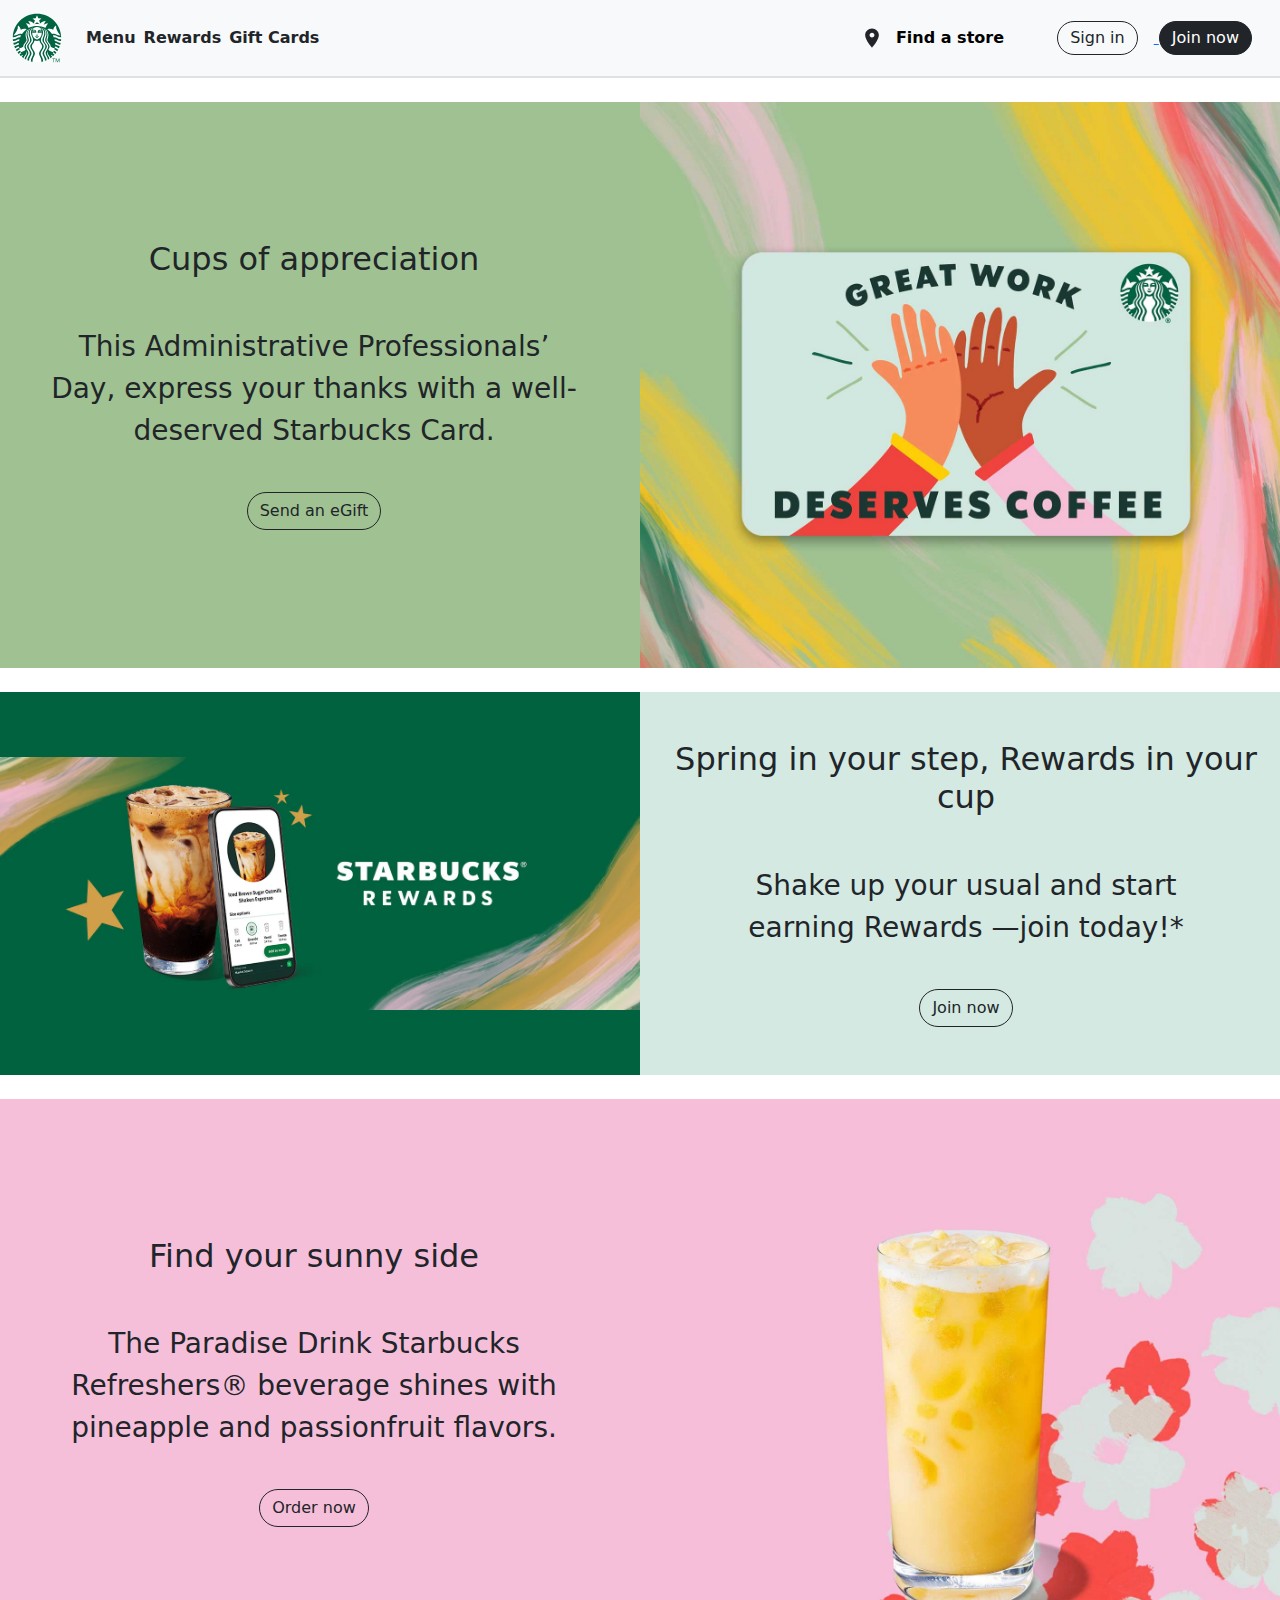
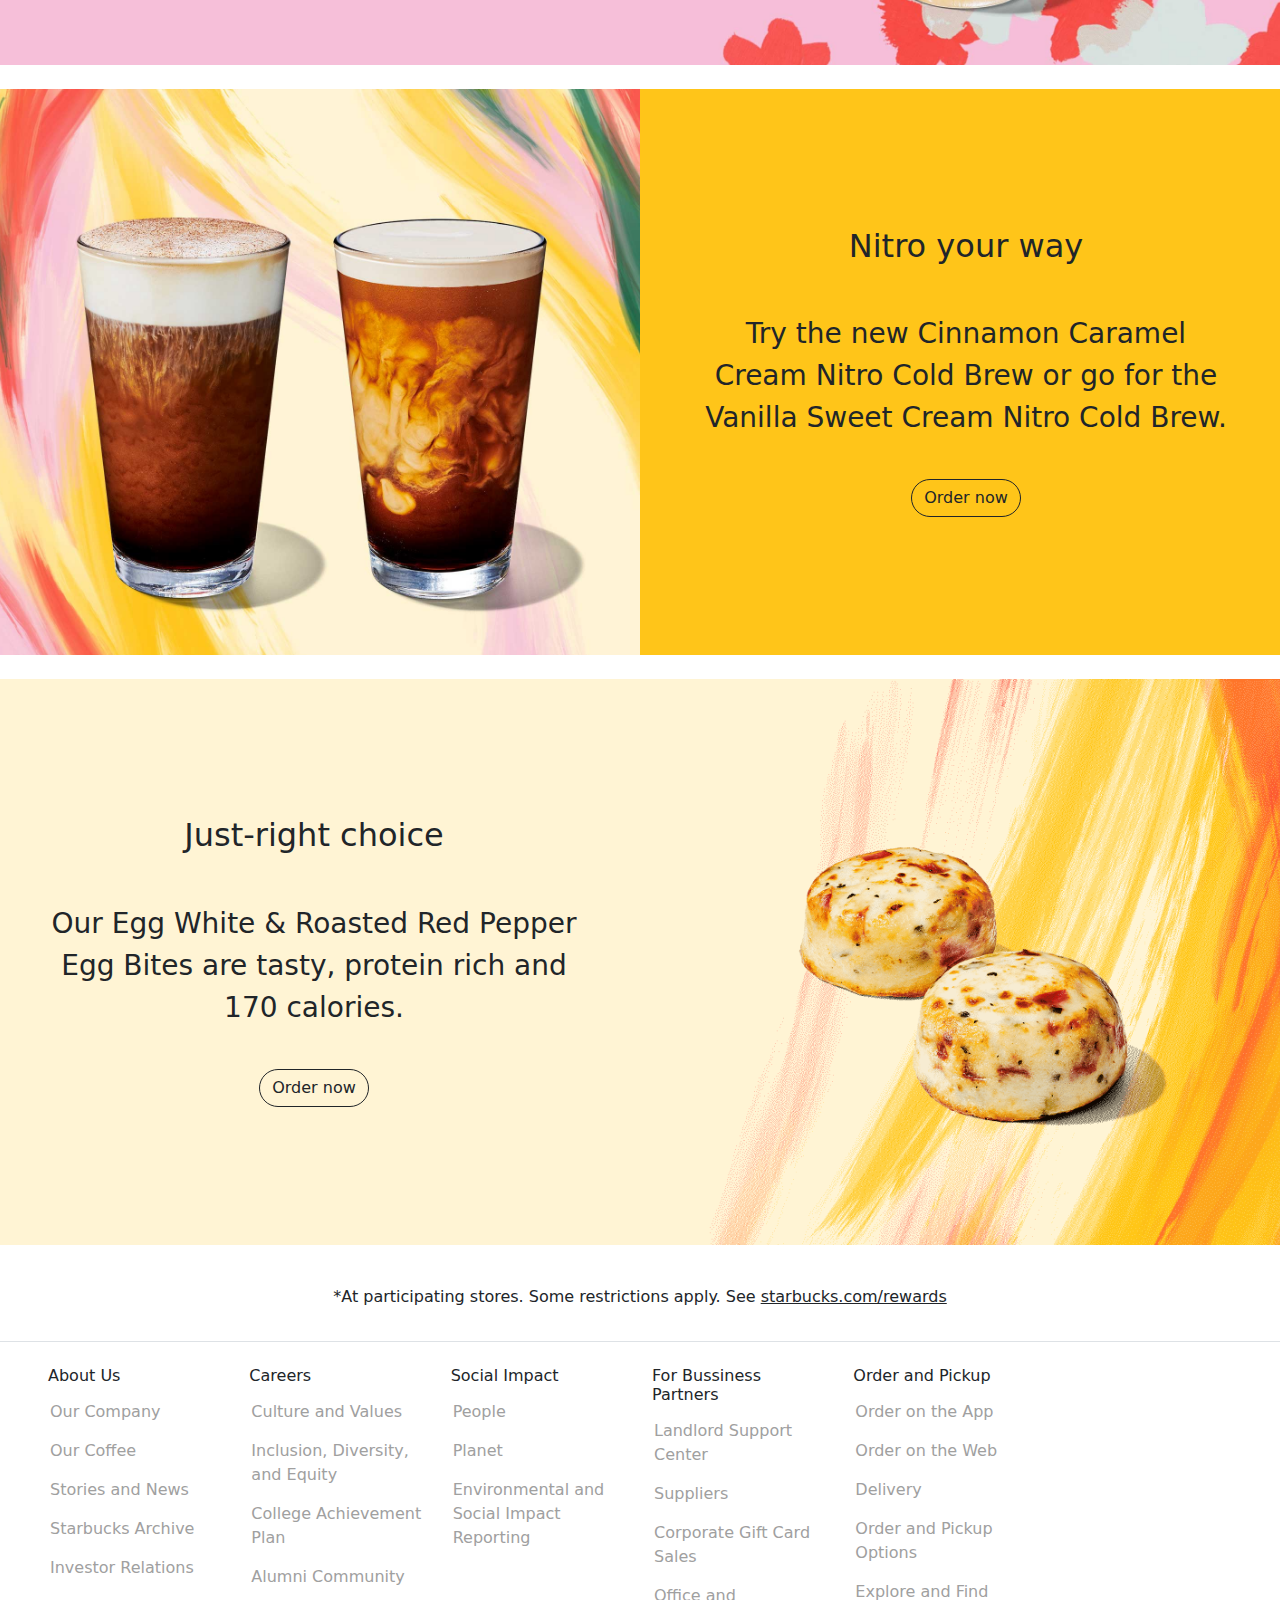
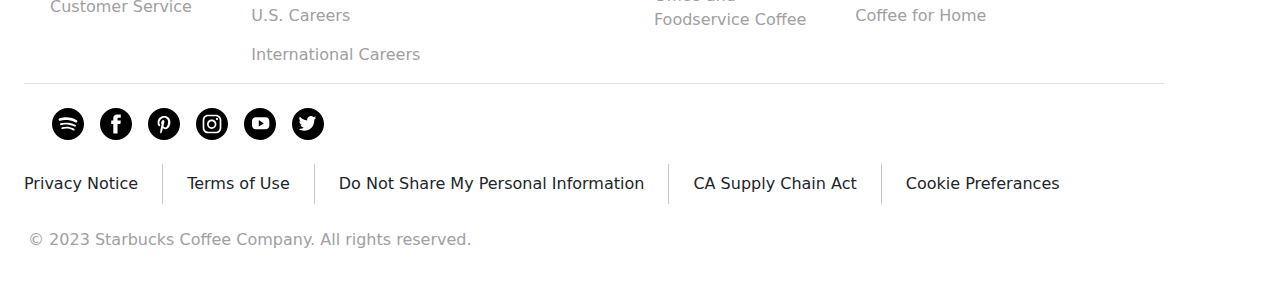
<file: index 2.html>
<!DOCTYPE html>
<html lang="en">
<head>
    <meta charset="UTF-8">
    <meta http-equiv="X-UA-Compatible" content="IE=edge">
    <meta name="viewport" content="width=device-width, initial-scale=1.0">

    <!-- icon -->
    <link href="https://www.starbucks.com/next_static/icons/favicon-16x16.png" rel="icon">
    <link href="https://www.starbucks.com/next_static/icons/favicon-32x32.png" rel="icon">
    <link href="https://www.starbucks.com/next_static/icons/pwa-icon-192.png" rel="icon" sizes="192x192" type="image/png">
   
    <!-- styles  -->
    <link rel="stylesheet" href="/css/bootstrap.css">
    <link rel="stylesheet" href="style.css">

    <title>Starbucks Coffee Company</title>

</head>
<body>
    <!-- header -->
    <header class="border-bottom border-2">
        <nav class="navbar navbar-expand-lg bg-body-tertiary">
            <div class="container-fluid">
              <a class="navbar-brand" href="#">
                <svg class="starbucks-logo" focusable="false" viewBox="0 0 62 62" xmlns="http://www.w3.org/2000/svg"><circle cx="31" cy="31" fill="#fff" r="30.002"></circle><path d="M34.017 13.969c-.263-.047-1.531-.26-3.017-.26s-2.754.212-3.017.26c-.151.027-.209-.121-.094-.207.104-.077 3.11-2.365 3.11-2.365l3.109 2.365c.117.086.06.234-.091.207zm-5.194 14.856s-.159.057-.201.197c.63.484 1.064 1.585 2.378 1.585s1.748-1.101 2.377-1.585c-.041-.141-.2-.197-.2-.197s-.823.194-2.177.194-2.177-.194-2.177-.194zm2.177-1.853c-.365 0-.445-.138-.694-.137-.237.001-.697.19-.797.363.007.088.039.167.103.237.532.08.772.376 1.389.376s.856-.296 1.389-.376c.062-.07.096-.148.103-.237-.099-.173-.56-.361-.798-.363-.25-.002-.331.137-.695.137zm29.956 5.673c-.038.717-.102 1.428-.19 2.131-3.396.562-4.61-2.464-8.089-2.312.208.738.377 1.49.507 2.258 2.869-.002 4.025 2.68 7.217 2.285-.168.82-.37 1.629-.603 2.426-2.524.248-3.413-2.26-6.334-2.191.024.416.037.836.037 1.26l-.012.701 5.672 2.164c-.297.807-.629 1.596-.991 2.369-1.705-.094-2.293-2.281-4.887-2.107-.078.561-.177 1.115-.295 1.662 2.253-.158 2.738 1.916 4.352 2.084-.411.75-.854 1.48-1.325 2.191-.956-.512-1.785-2.057-3.598-2.152.186-.574.349-1.156.487-1.748-1.608 0-3.447-.627-4.989-2.031.5-2.846-3.917-5.744-3.917-7.828 0-2.264 1.145-3.517 1.145-6.569 0-2.265-1.1-4.722-2.759-6.401-.321-.326-.65-.59-1.028-.827 1.524 1.886 2.694 4.122 2.694 6.712 0 2.874-1.337 4.391-1.337 7.044 0 2.652 3.88 4.947 3.88 7.682 0 1.076-.344 2.127-1.478 4.191 1.742 1.74 4.011 2.689 5.475 2.689.475 0 .73-.145.9-.518.146-.322.285-.648.416-.977 1.577.061 2.299 1.494 3.172 2.066-.479.643-.982 1.264-1.509 1.865-.585-.648-1.371-1.738-2.522-2.041-.206.4-.424.795-.653 1.182.991.27 1.669 1.27 2.194 1.928-.566.586-1.155 1.148-1.768 1.688-.383-.596-.979-1.352-1.647-1.76-.247.334-.504.66-.769.977.568.385 1.069 1.078 1.396 1.643-.708.568-1.44 1.107-2.198 1.611-.374-3.047-4.533-5.135-3.412-8.67-.368.623-.807 1.402-.807 2.34 0 2.559 2.726 4.59 2.943 7.133-.565.338-1.143.656-1.732.957-.098-2.795-2.984-5.854-2.984-8.148 0-2.561 3.354-5.133 3.354-8.156 0-3.025-3.87-5.119-3.87-7.775 0-2.654 1.646-4.181 1.646-7.583 0-2.492-1.184-5.014-3.013-6.625-.324-.286-.643-.513-1.026-.712 1.725 2.069 2.725 3.946 2.725 6.794 0 3.199-1.886 4.975-1.886 8.107 0 3.133 3.798 4.875 3.798 7.795s-3.535 5.381-3.535 8.381c0 2.729 3.116 5.453 3.162 8.691-.681.297-1.375.568-2.081.814.396-3.271-3.111-6.645-3.111-9.314 0-2.918 3.667-5.426 3.667-8.572 0-3.148-3.728-4.611-3.728-7.842 0-3.229 2.287-5.017 2.287-8.585 0-2.781-1.373-5.282-3.379-6.832l-.127-.096c-.189-.14-.345.029-.211.195 1.42 1.773 2.179 3.566 2.179 6.221 0 3.264-2.627 5.916-2.627 9.078 0 3.732 3.528 4.799 3.528 7.861 0 3.061-3.783 5.51-3.783 8.76 0 3.014 3.58 6.359 2.966 9.838-.718.186-1.446.348-2.185.48.672-4.332-2.84-7.443-2.84-10.277 0-3.068 3.918-5.803 3.918-8.801 0-2.828-2.812-3.752-3.182-6.645-.051-.395-.368-.688-.805-.615-.571.104-1.303.48-2.453.48s-1.882-.377-2.454-.48c-.436-.072-.753.221-.804.615-.369 2.893-3.183 3.816-3.183 6.645 0 2.998 3.919 5.732 3.919 8.801 0 2.834-3.512 5.945-2.841 10.277-.738-.133-1.467-.295-2.185-.48-.614-3.479 2.967-6.824 2.967-9.838 0-3.25-3.784-5.699-3.784-8.76 0-3.062 3.529-4.129 3.529-7.861 0-3.162-2.628-5.813-2.628-9.078 0-2.654.759-4.447 2.18-6.221.133-.166-.022-.335-.212-.195l-.126.096c-2.004 1.546-3.376 4.047-3.376 6.828 0 3.568 2.287 5.356 2.287 8.585 0 3.23-3.728 4.693-3.728 7.842 0 3.146 3.667 5.654 3.667 8.572 0 2.67-3.507 6.043-3.11 9.314-.707-.246-1.401-.518-2.082-.814.047-3.238 3.161-5.963 3.161-8.691 0-3-3.533-5.461-3.533-8.381s3.796-4.662 3.796-7.795c0-3.132-1.885-4.908-1.885-8.107 0-2.848.999-4.725 2.724-6.794-.384.199-.702.426-1.025.712-1.829 1.611-3.012 4.133-3.012 6.625 0 3.402 1.646 4.929 1.646 7.583 0 2.656-3.87 4.75-3.87 7.775 0 3.023 3.354 5.596 3.354 8.156 0 2.295-2.888 5.354-2.985 8.148-.589-.301-1.167-.619-1.732-.957.218-2.543 2.943-4.574 2.943-7.133 0-.938-.438-1.717-.807-2.34 1.121 3.535-3.038 5.623-3.412 8.67-.758-.504-1.491-1.043-2.198-1.611.326-.564.827-1.258 1.396-1.643-.266-.316-.522-.643-.769-.977-.669.408-1.266 1.164-1.648 1.76-.611-.539-1.201-1.102-1.767-1.688.525-.658 1.203-1.658 2.194-1.928-.229-.387-.447-.781-.653-1.182-1.151.303-1.938 1.393-2.522 2.041-.527-.602-1.031-1.223-1.509-1.865.873-.572 1.595-2.006 3.171-2.066.132.328.271.654.417.977.17.373.426.518.9.518 1.464 0 3.732-.949 5.475-2.689-1.134-2.064-1.478-3.115-1.478-4.191 0-2.734 3.88-5.029 3.88-7.682 0-2.653-1.337-4.17-1.337-7.044 0-2.59 1.17-4.826 2.694-6.712-.378.237-.707.501-1.028.827-1.659 1.68-2.759 4.136-2.759 6.401 0 3.052 1.146 4.305 1.146 6.569 0 2.084-4.418 4.982-3.918 7.828-1.542 1.404-3.381 2.031-4.99 2.031.14.592.303 1.174.487 1.748-1.812.096-2.641 1.641-3.598 2.152-.472-.711-.914-1.441-1.325-2.191 1.613-.168 2.099-2.242 4.353-2.084-.118-.547-.218-1.102-.296-1.662-2.594-.174-3.182 2.014-4.887 2.107-.362-.773-.694-1.562-.991-2.369l5.673-2.164-.012-.701c0-.424.013-.844.036-1.26-2.921-.068-3.81 2.439-6.334 2.191-.232-.797-.435-1.605-.602-2.426 3.19.395 4.347-2.287 7.217-2.285.13-.768.299-1.52.506-2.258-3.479-.151-4.693 2.875-8.088 2.312-.089-.703-.152-1.414-.19-2.131 3.947.441 5.427-2.804 9.021-2.407.339-.859.733-1.69 1.177-2.49-4.506-.792-6.036 2.976-10.23 2.397.453-16.171 13.706-29.143 29.989-29.143s29.536 12.972 29.989 29.147c-4.195.579-5.725-3.188-10.23-2.397.443.8.837 1.631 1.177 2.49 3.592-.398 5.072 2.848 9.02 2.407zm-42.852-12.583c-2.209-.903-4.883-.695-7.167.772-.354-2.125-1.507-4.013-3.149-5.152-.227-.157-.463-.008-.442.255.347 4.49-2.278 8.389-5.506 11.816 3.327 1 6.159-3.284 10.474-1.789 1.548-2.305 3.514-4.308 5.79-5.902zm12.896-2.716c-2.785 0-5.118 1.575-5.729 3.61-.047.156.017.257.197.176.501-.225 1.071-.333 1.69-.333 1.136 0 2.137.417 2.729 1.143.262.864.284 2.115-.012 2.829-.468-.105-.636-.467-1.093-.467s-.811.321-1.586.321c-.774 0-.865-.366-1.374-.366-.599 0-.709.617-.709 1.313 0 3.103 2.852 7.373 5.886 7.373 3.033 0 5.885-4.27 5.885-7.373 0-.696-.143-1.292-.769-1.373-.312.225-.599.426-1.313.426-.775 0-.989-.321-1.445-.321-.551 0-.496 1.162-1.15 1.227-.436-1.048-.457-2.392-.095-3.589.593-.726 1.593-1.143 2.729-1.143.619 0 1.193.109 1.689.333.181.081.244-.021.197-.176-.61-2.035-2.942-3.61-5.727-3.61zm4.434 4.452c-.668 0-1.451.205-1.943.753-.051.149-.051.371.021.519 1.211-.415 2.279-.431 2.795.146.275-.25.363-.475.363-.736 0-.403-.41-.682-1.236-.682zm-9.741 1.418c.584-.585 1.815-.56 3.094-.088.056-.636-1.083-1.331-2.221-1.331-.827 0-1.236.279-1.236.683 0 .261.088.487.363.736zm19.194-10.504c-2.199.157-4.109.912-5.654 2.17.656-1.86 1.489-3.487 2.545-5.064-2.8.297-5.141 1.321-6.849 3.071l-1.337-3.505 2.968-2.621-3.974-.281-1.586-3.696-1.587 3.696-3.974.281 2.968 2.621-1.336 3.505c-1.709-1.75-4.05-2.774-6.848-3.071 1.054 1.578 1.887 3.205 2.543 5.064-1.544-1.259-3.454-2.014-5.653-2.17 1.319 1.696 2.488 3.504 3.354 5.448.098.219.308.291.535.178 3.012-1.497 6.406-2.339 9.997-2.339s6.984.843 9.998 2.339c.227.113.437.041.534-.178.867-1.944 2.036-3.752 3.356-5.448zm4.801 13.254c4.313-1.495 7.146 2.788 10.473 1.789-3.228-3.427-5.852-7.326-5.505-11.816.021-.263-.216-.413-.442-.255-1.643 1.139-2.796 3.027-3.149 5.152-2.285-1.467-4.958-1.676-7.167-.772 2.273 1.592 4.24 3.595 5.79 5.902z" fill="#006341"></path><g fill="#006341"><path d="M53.595 57.01h-1.526v4.105h-.547v-4.105h-1.522v-.51h3.595v.51zM54.236 56.5h.811l1.57 3.618h.011l1.574-3.618h.798v4.615h-.551v-3.869h-.012l-1.653 3.869h-.333l-1.659-3.869h-.011v3.869h-.545v-4.615z"></path></g></svg>
              </a>
              <button class="navbar-toggler border-0" type="button" data-bs-toggle="collapse" data-bs-target="#navbarNavDropdown" aria-controls="navbarNavDropdown" aria-expanded="false" aria-label="Toggle navigation">
                <span class="navbar-toggler-icon"></span>
              </button>
              <div class="collapse navbar-collapse" id="navbarNavDropdown">
                <ul id="navbar-nav" class="navbar-nav">
                  <li class="nav-item">
                    <a  id="menu" class="header-titles active fw-bold text-decoration-none text-dark" aria-current="page" href="#">Menu</a>
                  </li>
                  <li class="nav-item">
                    <a class="header-titles active fw-bold text-decoration-none text-dark" href="#">Rewards</a>
                  </li>
                  <li class="nav-item">
                    <a class="header-titles active fw-bold text-decoration-none text-dark" href="#">Gift Cards</a>
                  </li>
                </ul>

                <hr class="my-4">
                
                    <div class="nav-right-small d-lg-none mt-3">

                        <!-- login section of smaller screens  -->
                        <div class="login-small my-3">
                            <a href="">
                                <button class="btn btn-outline-dark rounded-pill me-2 py-1">Sign in</button>
                            </a>
                            <a href="">
                                <button class="btn btn-dark rounded-pill py-1">Join now</button>
                            </a>
                        </div>

                        <svg aria-hidden="true" class="valign-middle pr2" focusable="false" preserveAspectRatio="xMidYMid meet" style="width:22px;height:22px;overflow:visible;fill:currentColor" viewBox="0 0 24 24"><path d="M12,11.475 C10.5214286,11.475 9.32142857,10.299 9.32142857,8.85 C9.32142857,7.401 10.5214286,6.225 12,6.225 C13.4785714,6.225 14.6785714,7.401 14.6785714,8.85 C14.6785714,10.299 13.4785714,11.475 12,11.475 M12,1.5 C7.85357143,1.5 4.5,4.7865 4.5,8.85 C4.5,14.3625 12,22.5 12,22.5 C12,22.5 19.5,14.3625 19.5,8.85 C19.5,4.7865 16.1464286,1.5 12,1.5"></path></svg>
                        <a class="header-titles text-decoration-none fw-bold find-store" href="">Find a store</a>
                    </div>

              </div>

              <!-- navbar right section for larger screens  -->
              <div class="nav-right d-none d-lg-block">
                <div class="">
                    <svg aria-hidden="true" class="valign-middle pr2 " focusable="false" preserveAspectRatio="xMidYMid meet" style="width:22px;height:22px;overflow:visible;fill:currentColor" viewBox="0 0 24 24"><path d="M12,11.475 C10.5214286,11.475 9.32142857,10.299 9.32142857,8.85 C9.32142857,7.401 10.5214286,6.225 12,6.225 C13.4785714,6.225 14.6785714,7.401 14.6785714,8.85 C14.6785714,10.299 13.4785714,11.475 12,11.475 M12,1.5 C7.85357143,1.5 4.5,4.7865 4.5,8.85 C4.5,14.3625 12,22.5 12,22.5 C12,22.5 19.5,14.3625 19.5,8.85 C19.5,4.7865 16.1464286,1.5 12,1.5"></path></svg>
                    <a class="header-titles text-decoration-none fw-bold find-store me-5" href="">Find a store</a>
                    <a href="">
                        <button class="btn btn-outline-dark rounded-pill me-3 py-1">Sign in</button>
                    </a>
                    <a href="">
                        <button class="btn btn-dark rounded-pill me-3 py-1">Join now</button>
                    </a>
                </div>
              </div>

            </div>
          </nav>
    </header>

    <!-- home page  -->
    <main>

        <div class="row row1 my-4 flex-md-row-reverse">
            <div class="image-div col-md-6 px-0">
                <img class="image w-100" src="/images/img-1.jpg" alt="Gift card that reads, 'Great Work Deserves Coffee'">
            </div>
            <div class="col-md-6 text-center py-5 d-flex flex-column align-items-center justify-content-center">
                <div> 
                    <h2 class="title mb-5">Cups of appreciation</h2>
                </div>
                <div>
                    <p class="text fs-3 px-5">This Administrative Professionals’ Day, express your thanks with a well-deserved Starbucks Card.</p>
                </div>
                <div>
                    <button class="btn rounded-pill bg-transparent border border-1 border-dark mt-4">Send an eGift</button>
                </div>
            </div>
        </div>

        <div class="row row2 my-4">
            <div class="image-div col-md-6 px-0 d-flex align-items-center" 
            style="background-color: #00623f ;">

                <img class="image w-100" src="/images/img-2.webp" alt="Gift card that reads, 'Great Work Deserves Coffee'">

            </div>
            <div class="col-md-6 text-center py-5 d-flex flex-column align-items-center justify-content-center">
                <div> 
                    <h2 class="title mb-5">Spring in your step, Rewards in your cup</h2>
                </div>
                <div>
                    <p class="text fs-3 px-5">Shake up your usual and start earning Rewards —join today!*</p>
                </div>
                <div>
                    <button class="btn rounded-pill bg-transparent border border-1 border-dark mt-4">Join now</button>
                </div>
            </div>
        </div>

        <div class="row row3 my-4 flex-md-row-reverse">
            <div class="image-div col-md-6 px-0">
                <img class="image w-100" src="/images/img-3.jpg" alt="Gift card that reads, 'Great Work Deserves Coffee'">
            </div>
            <div class="col-md-6 text-center py-5 d-flex flex-column align-items-center justify-content-center">
                <div> 
                    <h2 class="title mb-5">Find your sunny side</h2>
                </div>
                <div>
                    <p class="text fs-3 px-5">The Paradise Drink Starbucks Refreshers® beverage shines with pineapple and passionfruit flavors.</p>
                </div>
                <div>
                    <button class="btn rounded-pill bg-transparent border border-1 border-dark mt-4">Order now</button>
                </div>
            </div>
        </div>

        <div class="row row4 my-4">
            <div class="image-div col-md-6 px-0">
                <img class="image w-100" src="/images/img-4.jpg" alt="Gift card that reads, 'Great Work Deserves Coffee'">
            </div>
            <div class="col-md-6 text-center py-5 d-flex flex-column align-items-center justify-content-center">
                <div> 
                    <h2 class="title mb-5">Nitro your way</h2>
                </div>
                <div>
                    <p class="text fs-3 px-5">Try the new Cinnamon Caramel Cream Nitro Cold Brew or go for the Vanilla Sweet Cream Nitro Cold Brew.</p>
                </div>
                <div>
                    <button class="btn rounded-pill bg-transparent border border-1 border-dark mt-4">Order now</button>
                </div>
            </div>
        </div>

        <div class="row row5 my-4 flex-md-row-reverse">
            <div class="image-div col-md-6 px-0">
                <img class="image w-100" src="/images/img-5.png" alt="Gift card that reads, 'Great Work Deserves Coffee'">
            </div>
            <div class="col-md-6 text-center py-5 d-flex flex-column align-items-center justify-content-center">
                <div> 
                    <h2 class="title mb-5">Just-right choice</h2>
                </div>
                <div>
                    <p class="text fs-3 px-5">Our Egg White & Roasted Red Pepper Egg Bites are tasty, protein rich and 170 calories.</p>
                </div>
                <div>
                    <button class="btn rounded-pill bg-transparent border border-1 border-dark mt-4">Order now</button>
                </div>
            </div>
        </div>

    </main>


    <!-- footer section -->
    <footer >
        <!-- footer top section  -->
        <div class="container-fluid p-3 d-flex justify-content-center border-bottom">
            <div class="w-75">
                <p class="text-center">*At participating stores. Some restrictions apply. See <a href="" class="text-dark">starbucks.com/rewards</a></p>
            </div>
        </div>

        <!-- footer links  -->
        <!-- For large screens -->
        <div class="footer-links mx-lg-5 pt-4 d-none d-lg-block">
            <div class="row">
                <div class="col-2">
                    <h6>About Us</h6>
                    <ul>
                        <li class="footer-list-lg">Our Company</li>
                        <li class="footer-list-lg">Our Coffee</li>
                        <li class="footer-list-lg">Stories and News</li>
                        <li class="footer-list-lg">Starbucks Archive</li>
                        <li class="footer-list-lg">Investor Relations</li>
                        <li class="footer-list-lg">Customer Service</li>
                    </ul>
                </div>
                <div class="col-2">
                    <h6>Careers</h6>
                    <ul>
                        <li class="footer-list-lg">Culture and Values</li>
                        <li class="footer-list-lg">Inclusion, Diversity, and Equity</li>
                        <li class="footer-list-lg">College Achievement Plan</li>
                        <li class="footer-list-lg">Alumni Community</li>
                        <li class="footer-list-lg">U.S. Careers</li>
                        <li class="footer-list-lg">International Careers</li>
                    </ul>
                </div>
                <div class="col-2">
                    <h6>Social Impact</h6>
                    <ul>
                        <li class="footer-list-lg">People</li>
                        <li class="footer-list-lg">Planet</li>
                        <li class="footer-list-lg">Environmental and Social Impact Reporting</li>
                    </ul>
                </div>
                <div class="col-2">
                    <h6>For Bussiness Partners</h6>
                    <ul>
                        <li class="footer-list-lg">Landlord Support Center</li>
                        <li class="footer-list-lg">Suppliers</li>
                        <li class="footer-list-lg">Corporate Gift Card Sales</li>
                        <li class="footer-list-lg">Office and Foodservice Coffee</li>
                    </ul>
                </div>
                <div class="col-2">
                    <h6>Order and Pickup</h6>
                    <ul>
                        <li class="footer-list-lg">Order on the App</li>
                        <li class="footer-list-lg">Order on the Web</li>
                        <li class="footer-list-lg">Delivery</li>
                        <li class="footer-list-lg">Order and Pickup Options</li>
                        <li class="footer-list-lg">Explore and Find Coffee for Home</li>
                    </ul>
                </div>
            </div>
        </div>

        
            <!-- for Small Screens  -->

            <div class="container-fluid d-lg-none">
                
                <div class="dropdown">
                    <button class="btn dropdown-toggle col-12 d-flex justify-content-between" type="button" data-bs-toggle="dropdown" aria-expanded="false">
                        About Us
                    </button>
                    <ul class="dropdown-menu col-12">
                      <li><a class="dropdown-item" href="#">Our Company</a></li>
                      <li><a class="dropdown-item" href="#">Our Coffee</a></li>
                      <li><a class="dropdown-item" href="#">Stories and News</a></li>
                      <li><a class="dropdown-item" href="#">Starbucks Archive</a></li>
                      <li><a class="dropdown-item" href="#">Investor Relations</a></li>
                      <li><a class="dropdown-item" href="#">Customer Service</a></li>
                    </ul>
                </div>
                
                <div class="dropdown">
                    <button class="btn dropdown-toggle col-12 d-flex justify-content-between" type="button" data-bs-toggle="dropdown" aria-expanded="false">
                        Careers
                    </button>
                    <ul class="dropdown-menu col-12">
                      <li><a class="dropdown-item" href="#">Culture and Values</a></li>
                      <li><a class="dropdown-item" href="#">Inclusion, Diversity, and Equity</a></li>
                      <li><a class="dropdown-item" href="#">College Achievement Plan</a></li>
                      <li><a class="dropdown-item" href="#">Alumni Community</a></li>
                      <li><a class="dropdown-item" href="#">U.S. Careers</a></li>
                      <li><a class="dropdown-item" href="#">International Careers</a></li>
                    </ul>
    
                </div>
                
                <div class="dropdown">
                    <button class="btn dropdown-toggle col-12 d-flex justify-content-between" type="button" data-bs-toggle="dropdown" aria-expanded="false">
                        Social Impact
                    </button>
                    <ul class="dropdown-menu col-12">
                      <li><a class="dropdown-item" href="#">People</a></li>
                      <li><a class="dropdown-item" href="#">Planet</a></li>
                      <li><a class="dropdown-item" href="#">Environmental and Social Impact Reporting</a></li>
                    </ul>
    
                </div>
                
                <div class="dropdown">
                    <button class="btn dropdown-toggle col-12 d-flex justify-content-between" type="button" data-bs-toggle="dropdown" aria-expanded="false">
                        For Bussiness Partners
                    </button>
                    <ul class="dropdown-menu col-12">
                      <li><a class="dropdown-item" href="#">Landlord Support Center</a></li>
                      <li><a class="dropdown-item" href="#">Suppliers</a></li>
                      <li><a class="dropdown-item" href="#">Corporate Gift Card Sales</a></li>
                      <li><a class="dropdown-item" href="#">Office and Foodservice Coffee</a></li>
                    </ul>
    
                </div>
                
                <div class="dropdown">
                    <button class="btn dropdown-toggle col-12 d-flex justify-content-between" type="button" data-bs-toggle="dropdown" aria-expanded="false">
                        Order and Pickup
                    </button>
                    <ul class="dropdown-menu col-12">
                      <li><a class="dropdown-item" href="#">Order on the App</a></li>
                      <li><a class="dropdown-item" href="#">Order on the Web</a></li>
                      <li><a class="dropdown-item" href="#">Delivery</a></li>
                      <li><a class="dropdown-item" href="#">Order and Pickup Options</a></li>
                      <li><a class="dropdown-item" href="#">Explore and Find Coffee for Home</a></li>
                    </ul>
    
                </div>
                
                </div>
    


        




        <!-- social medias  -->
        <div class="container border-top py-4 mx-0 ms-4">
            <div class="row ms-1">

                <div class="col-12 d-flex flex-row column-gap-3">
                    <div >
                        <a href="https://open.spotify.com/user/starbucks">
                            <svg aria-hidden="true" class="valign-middle absoluteCenter" focusable="false" preserveAspectRatio="xMidYMid meet" style="width:32px;height:32px;overflow:visible;" viewBox="0 0 24 24"><path d="M12,0 C18.6274131,0 24,5.37261901 24,12.0000716 C24,18.627381 18.6274131,24 12,24 C5.37258694,24 0,18.627381 0,12.0000716 C0,5.37261901 5.37258694,0 12,0 Z M11.0669976,14 C9.95068692,14.0009568 8.6027256,14.1878544 7.49869423,14.4956294 C7.1391459,14.5957759 6.94143571,14.9349663 7.01538732,15.323911 C7.08630361,15.6969088 7.39839046,15.9206437 7.74883281,15.8300653 C8.54008748,15.6259451 9.33810265,15.4781174 10.1468794,15.4098647 C11.1130794,15.3282166 12.0741744,15.3684028 13.0286469,15.5672606 C14.1176396,15.7941848 15.1397171,16.2280998 16.0883949,16.8908526 C16.3912378,17.1024678 16.747061,16.996421 16.9174532,16.6588253 C17.0846722,16.3276084 16.9922326,15.9219194 16.6909074,15.7184371 C16.4242125,15.5382372 16.1546202,15.3615456 15.8770258,15.205585 C14.3588102,14.3530642 12.7453957,14.0017542 11.0669976,14 Z M10.1375115,11.0003442 L9.77055252,11.0048078 C8.68426674,11.0479717 7.61755495,11.2034929 6.57584646,11.49243 C6.14064634,11.6131584 5.91075895,11.9889467 6.03234638,12.3691822 C6.15507681,12.7528185 6.57698947,12.9458793 7.02147652,12.8358765 C7.38895345,12.7448397 7.75828776,12.6556341 8.1321941,12.5915421 C9.5848138,12.3422374 11.0434343,12.3367438 12.5037693,12.5345134 C14.0365424,12.7419621 15.4914481,13.1568596 16.8266238,13.8930018 C17.2083883,14.103459 17.6680202,13.9939794 17.8937642,13.6477519 C18.1073637,13.320098 17.9912056,12.8938209 17.614156,12.6938277 C17.2519655,12.5018134 16.8857744,12.313069 16.5065817,12.1523159 C14.6039028,11.3459341 12.5917809,11.001407 10.504792,11.0032382 C10.2600455,11.0032382 10.0148704,10.9949978 9.77055252,11.0048078 Z M11.0635356,7.01538228 C10.2184059,6.97905829 9.3745573,7.0079312 8.53227456,7.09284241 C7.5586031,7.1912587 6.59774312,7.36511712 5.66051317,7.67557859 C5.1689799,7.83857086 4.89609567,8.38560397 5.0370218,8.90997339 C5.18164902,9.44769266 5.68015742,9.75008213 6.17923521,9.59003924 C7.37155569,9.20770594 8.59405429,9.0489049 9.83078786,9.00947629 C11.1386962,8.96771922 12.4379213,9.07187905 13.7249043,9.33685791 C15.0971547,9.61953308 16.4163087,10.0659767 17.6311204,10.8388705 C17.7602315,10.9209876 17.918809,10.947532 18.0638633,11 C18.0668526,10.9917728 18.0701267,10.9835455 18.0732584,10.9753183 C18.1337569,10.9681777 18.195252,10.9664702 18.2544694,10.9528099 C18.6473544,10.8626208 18.9228009,10.5436216 18.9889935,10.1064919 C19.0467875,9.72508998 18.8742597,9.30969253 18.5354676,9.11099719 C18.0779559,8.84244802 17.6178819,8.57219131 17.1390177,8.35455782 C15.1965147,7.47176064 13.154794,7.1054161 11.0635356,7.01538228 Z"></path><circle class="sb-icon-hover" cx="50%" cy="50%" fill="transparent" r="75%"></circle></svg>
                        </a>
                    </div>
                    <div>
                        <a href="https://www.facebook.com/Starbucks/">
                            <svg aria-hidden="true" class="valign-middle absoluteCenter" focusable="false" preserveAspectRatio="xMidYMid meet" style="width:32px;height:32px;overflow:visible;" viewBox="0 0 24 24"><path d="M11.9997802,0 C18.6169827,0 24,5.38345699 24,12.0002198 C24,18.6169827 18.6169827,24 11.9997802,24 C5.38301731,24 0,18.6169827 0,12.0002198 C0,5.38345699 5.38301731,0 11.9997802,0 Z M15.4043684,4.8 L12.7777895,4.8 C11.2364211,4.8 9.98636842,5.96104896 9.98636842,7.39365487 L9.98636842,9.44903723 L8.59515789,9.44903723 C8.48763158,9.44903723 8.4,9.53002017 8.4,9.6303686 L8.4,11.7623327 C8.4,11.862241 8.48763158,11.9432239 8.59515789,11.9432239 L9.98636842,11.9432239 L9.98636842,19.0186686 C9.98636842,19.1190171 10.074,19.2 10.1815263,19.2 L12.9639474,19.2 C13.0719474,19.2 13.1591053,19.1190171 13.1591053,19.0186686 L13.1591053,11.9432239 L15.1765263,11.9432239 C15.2778947,11.9432239 15.3626842,11.8714836 15.3707368,11.7772969 L15.5649474,9.64533284 C15.5748947,9.53970292 15.4844211,9.44903723 15.3702632,9.44903723 L13.1591053,9.44903723 L13.1591053,7.93632863 C13.1591053,7.58202824 13.4688947,7.29462681 13.8502105,7.29462681 L15.4043684,7.29462681 C15.5123684,7.29462681 15.6,7.21320374 15.6,7.11329543 L15.6,4.98133138 C15.6,4.88142307 15.5123684,4.8 15.4043684,4.8 Z"></path><circle class="sb-icon-hover" cx="50%" cy="50%" fill="transparent" r="75%"></circle></svg>
                        </a>
                    </div>
                    <div>
                    <a href="https://in.pinterest.com/starbucks/">
                        <svg aria-hidden="true" class="valign-middle absoluteCenter" focusable="false" preserveAspectRatio="xMidYMid meet" style="width:32px;height:32px;overflow:visible;" viewBox="0 0 24 24"><path d="M11.9997802,0 C18.6169827,0 24,5.38345699 24,12.0002198 C24,18.6169827 18.6169827,24 11.9997802,24 C5.38301731,24 0,18.6169827 0,12.0002198 C0,5.38345699 5.38301731,0 11.9997802,0 Z M16.7437635,9.80095875 C16.4076853,7.09999459 13.974973,5.72453915 11.3823151,6.04599103 C9.33308638,6.29999351 7.2896388,8.13734924 7.20446304,10.7614723 C7.15898457,12.1352202 7.45420918,13.2152643 8.40655904,13.7079011 C8.73839766,13.8799397 9.11455851,13.647282 9.1538704,13.2438663 C9.21707776,12.5937053 8.71874171,12.2918906 8.62315986,11.6344724 C8.11827183,8.17406221 12.2275208,5.81162572 14.3781126,8.22870476 C15.8661833,9.90298663 14.8864693,15.0504856 12.4865168,14.5160131 C10.1875419,14.0041661 13.6123015,9.9059749 11.7765903,9.10213176 C10.2854362,8.44855564 9.49303183,11.1017076 10.2002605,12.420386 C9.82795373,14.4553941 9.06985087,16.3845322 9.18046374,18.814845 C9.19780722,19.1905125 9.62831098,19.3377913 9.8410577,19.0449414 C10.5737235,18.0396038 10.8832083,16.5651088 11.1456729,15.0398132 C11.7349659,15.4359717 12.0506173,15.8487791 12.8017828,15.9128133 C15.5732712,16.14974 17.121466,12.8489885 16.7437635,9.80095875 Z"></path><circle class="sb-icon-hover" cx="50%" cy="50%" fill="transparent" r="75%"></circle></svg>
                    </a>
                    </div>
                    <div>
                        <a href="https://www.instagram.com/starbucks/">
                            <svg aria-hidden="true" class="valign-middle absoluteCenter" focusable="false" preserveAspectRatio="xMidYMid meet" style="width:32px;height:32px;overflow:visible;" viewBox="0 0 24 24"><path d="M11.9997802,0 C18.6169827,0 24,5.38345699 24,12.0002198 C24,18.6169827 18.6169827,24 11.9997802,24 C5.38301731,24 0,18.6169827 0,12.0002198 C0,5.38345699 5.38301731,0 11.9997802,0 Z M15,5 L9,5 C6.790861,5 5,6.790861 5,9 L5,9 L5,15 C5,17.209139 6.790861,19 9,19 L9,19 L15,19 C17.209139,19 19,17.209139 19,15 L19,15 L19,9 C19,6.790861 17.209139,5 15,5 L15,5 Z M14.7647059,6.23529412 C16.4215601,6.23529412 17.7647059,7.57843987 17.7647059,9.23529412 L17.7647059,9.23529412 L17.7647059,14.7647059 L17.7596132,14.9409787 C17.6683668,16.5157859 16.3623868,17.7647059 14.7647059,17.7647059 L14.7647059,17.7647059 L9.23529412,17.7647059 L9.05902133,17.7596132 C7.48421408,17.6683668 6.23529412,16.3623868 6.23529412,14.7647059 L6.23529412,14.7647059 L6.23529412,9.23529412 L6.24038681,9.05902133 C6.33163324,7.48421408 7.63761323,6.23529412 9.23529412,6.23529412 L9.23529412,6.23529412 Z M11.7941176,8.70588235 C9.86112102,8.70588235 8.29411765,10.2728857 8.29411765,12.2058824 C8.29411765,14.138879 9.86112102,15.7058824 11.7941176,15.7058824 C13.7271143,15.7058824 15.2941176,14.138879 15.2941176,12.2058824 C15.2941176,10.2728857 13.7271143,8.70588235 11.7941176,8.70588235 Z M11.7941176,9.94117647 C13.0448802,9.94117647 14.0588235,10.9551198 14.0588235,12.2058824 C14.0588235,13.4566449 13.0448802,14.4705882 11.7941176,14.4705882 C10.5433551,14.4705882 9.52941176,13.4566449 9.52941176,12.2058824 C9.52941176,10.9551198 10.5433551,9.94117647 11.7941176,9.94117647 Z M15.7058824,7.47058824 C15.2510596,7.47058824 14.8823529,7.83929491 14.8823529,8.29411765 C14.8823529,8.74894038 15.2510596,9.11764706 15.7058824,9.11764706 C16.1607051,9.11764706 16.5294118,8.74894038 16.5294118,8.29411765 C16.5294118,7.83929491 16.1607051,7.47058824 15.7058824,7.47058824 Z"></path><circle class="sb-icon-hover" cx="50%" cy="50%" fill="transparent" r="75%"></circle></svg>
                        </a>
                    </div>
                    <div>
                        <a href="https://www.youtube.com/starbucks">
                            <svg aria-hidden="true" class="valign-middle absoluteCenter" focusable="false" preserveAspectRatio="xMidYMid meet" style="width:32px;height:32px;overflow:visible;" viewBox="0 0 24 24"><path d="M11.9997802,0 C18.6169827,0 24,5.38345699 24,12.0002198 C24,18.6169827 18.6169827,24 11.9997802,24 C5.38301731,24 0,18.6169827 0,12.0002198 C0,5.38345699 5.38301731,0 11.9997802,0 Z M16.1700158,7 L8.82998416,7 C7.26701245,7 6,8.25308368 6,9.79887301 L6,13.201127 C6,14.7469163 7.26701245,16 8.82998416,16 L16.1700158,16 C17.7329875,16 19,14.7469163 19,13.201127 L19,9.79887301 C19,8.25308368 17.7329875,7 16.1700158,7 Z M11.3262463,9.28078768 L14.5709798,11.3486057 C14.7141036,11.4390048 14.689657,11.6696954 14.5443107,11.7571306 L11.3218015,13.7217059 C11.1822335,13.8056832 11.0555556,13.6925608 11.0555556,13.5162084 L11.0555556,9.4838152 C11.0555556,9.30499291 11.1857894,9.19236451 11.3262463,9.28078768 Z"></path><circle class="sb-icon-hover" cx="50%" cy="50%" fill="transparent" r="75%"></circle></svg>
                        </a>
                    </div>
                    <div>
                        <a href="https://twitter.com/starbucks/">
                            <svg aria-hidden="true" class="valign-middle absoluteCenter" focusable="false" preserveAspectRatio="xMidYMid meet" style="width:32px;height:32px;overflow:visible;" viewBox="0 0 24 24"><path d="M11.9997256,5.63636363e-05 C18.6169281,5.63636363e-05 23.9999455,5.38351336 23.9999455,12.0002762 C23.9999455,18.6170391 18.6169281,24.0000564 11.9997256,24.0000564 C5.38296277,24.0000564 -5.4545455e-05,18.6170391 -5.4545455e-05,12.0002762 C-5.4545455e-05,5.38351336 5.38296277,5.63636363e-05 11.9997256,5.63636363e-05 Z M13.9328526,6.00566601 C13.5495281,6.03127502 13.1735596,6.14210744 12.8335533,6.32472904 C12.4927297,6.50777046 12.1882769,6.76218124 11.946758,7.0690695 C11.6958398,7.38645324 11.5111249,7.7613523 11.4167241,8.15892163 C11.3251839,8.5426369 11.3329485,8.92173415 11.3885264,9.30964762 C11.3971083,9.37388005 11.3913871,9.38269626 11.3349918,9.37388005 C9.19237982,9.04642063 7.41674584,8.25883873 5.9745796,6.57116325 C5.9120544,6.49769479 5.8781355,6.49769479 5.82705282,6.5766209 C5.19607955,7.54808386 5.50216697,9.10897377 6.2904749,9.8759845 C6.39550089,9.9780007 6.50297885,10.0804367 6.61944736,10.1736367 C6.57735523,10.1824529 6.0530426,10.124098 5.58553391,9.8759845 C5.5230087,9.83526198 5.49154177,9.85835207 5.48582051,9.93140071 C5.48009925,10.0363556 5.4890898,10.1329142 5.50298429,10.2471052 C5.62394808,11.2315825 6.28761427,12.1425914 7.19688598,12.497759 C7.3047726,12.544359 7.42410175,12.5855013 7.5401616,12.6056527 C7.33337891,12.6522527 7.12005763,12.6858382 6.52586389,12.6379788 C6.45189617,12.6232851 6.42369853,12.6614887 6.45189617,12.7341175 C6.89856313,13.983921 7.86218682,14.3558813 8.58347427,14.5678903 C8.67991837,14.5851029 8.77677113,14.5851029 8.87362389,14.6086128 C8.86749397,14.617429 8.86218137,14.617429 8.85646011,14.6262452 C8.6169845,15.0007245 7.78740177,15.2799046 7.40121671,15.4184451 C6.69831902,15.6711766 5.93289613,15.784528 5.18994963,15.7093802 C5.07102915,15.691328 5.04650946,15.6925874 5.0142252,15.7093802 C4.98153229,15.7299514 5.01013859,15.758919 5.0481441,15.7908253 C5.19894018,15.8932613 5.35218822,15.9839424 5.50870555,16.0712649 C5.98030086,16.3281946 6.47192058,16.5326468 6.98642534,16.6783243 C9.64190741,17.4319008 12.6333092,16.8781585 14.627577,14.8428722 C16.1935677,13.2446184 16.7424,11.0405645 16.7424,8.833572 C16.7424,8.74708913 16.8417047,8.69964949 16.9009607,8.65388914 C17.3083961,8.33944413 17.632056,7.96328561 17.9356914,7.54304602 C17.9906155,7.46747846 17.9987836,7.39862802 17.9998539,7.35648483 L17.9999455,7.31844244 C17.9999455,7.28317758 18.0043466,7.29367307 17.9512206,7.31844244 C17.5380639,7.5107199 17.0836323,7.62700997 16.6377827,7.70383699 C16.8494693,7.66731267 17.161278,7.27394155 17.2859197,7.11482985 C17.476356,6.87217402 17.634508,6.59551279 17.7231875,6.29660111 C17.7350387,6.27351103 17.7432119,6.24412364 17.7207355,6.22649121 C17.6921292,6.21473626 17.6737395,6.22061374 17.6512631,6.23236869 C17.1535134,6.50609118 16.6390087,6.70508575 16.0914023,6.84572538 C16.0460409,6.85706051 16.0125307,6.84572538 15.9839244,6.81633799 C15.9381543,6.76386052 15.8956535,6.71432179 15.8474315,6.67317945 C15.6173551,6.47166596 15.3705235,6.31381373 15.0918164,6.19752365 C14.7260644,6.04428943 14.3268022,5.97963719 13.9328526,6.00566601 Z"></path><circle class="sb-icon-hover" cx="50%" cy="50%" fill="transparent" r="75%"></circle></svg>
                        </a>
                    </div>
                </div>

            </div>
        </div>

        <!-- links below social media  -->
        <!-- for large screen  -->
        <div class="d-none d-lg-block">
            <div class="d-flex">

                <p class="fw-medium my-2 px-4 footer-privacy-links">Privacy Notice</p><div class="vr"></div>
                <p class="fw-medium my-2 px-4 footer-privacy-links">Terms of Use</p><div class="vr"></div>
                <p class="fw-medium my-2 px-4 footer-privacy-links">Do Not Share My Personal Information</p><div class="vr"></div>
                <p class="fw-medium my-2 px-4 footer-privacy-links">CA Supply Chain Act</p><div class="vr"></div>
                <p class="fw-medium my-2 px-4 footer-privacy-links">Cookie Preferances</p>

            </div>
        </div>

        <!-- for small screen  -->
        <div class="d-lg-none">
            <p class="fw-medium px-4 footer-privacy-links">Privacy Notice</p>
            <p class="fw-medium px-4 footer-privacy-links">Terms of Use</p>
            <p class="fw-medium px-4 footer-privacy-links">Do Not Share My Personal Information</p>
            <p class="fw-medium px-4 footer-privacy-links">CA Supply Chain Act</p>
            <p class="fw-medium px-4 footer-privacy-links">Cookie Preferances</p>
        </div>

        <div class=" container-fluid py-4 ms-3">
            <p class="copyright">© 2023 Starbucks Coffee Company. All rights reserved.</p>
        </div>

    </footer>

      

    <!-- JavaScript -->

    <script src="/js/bootstrap.js"></script>  

    <script src="https://cdn.jsdelivr.net/npm/@popperjs/core@2.11.7/dist/umd/popper.min.js" integrity="sha384-zYPOMqeu1DAVkHiLqWBUTcbYfZ8osu1Nd6Z89ify25QV9guujx43ITvfi12/QExE" crossorigin="anonymous"></script>
    <script src="https://cdn.jsdelivr.net/npm/bootstrap@5.3.0-alpha3/dist/js/bootstrap.min.js" integrity="sha384-Y4oOpwW3duJdCWv5ly8SCFYWqFDsfob/3GkgExXKV4idmbt98QcxXYs9UoXAB7BZ" crossorigin="anonymous"></script>
</body>
</html>
</file>
<file: style.css>
.starbucks-logo{
    width: 50px ;
}

.find-store{
    color: #000;
    font-size: medium;
}

/* #navbar-nav:hover{
    color: #00754a;
}

#menu :hover{
    color: #00754a;
} */

.row1{
    background-color: #a0c292 ;
}

.row2{
    background-color:#d4e9e2 ;
}

.row3{
    background-color: #f6bfd9 ;
}

.row4{
    background-color: #ffc519 ;
}

.row5{
    background-color: #fff4d4 ;
}

.row6{
    background-color: #1e3932 ;
}

.header-titles{
    margin-left: 8px;
    color: #000;
}

.header-titles:hover{
    color: #00754a;
}

ul {
    list-style-type: none;
}
.footer-list-lg{
    margin-top: 15px;
    margin-left: -30px;
}

.copyright{
    color: #a0a0a0;
}

.footer-links{
    cursor: pointer;
}

.dropdown-item, .footer-list-lg{
    color: #a0a0a0;
}

.footer-privacy-links:hover{
    text-decoration: underline;
}

.footer-list-lg:hover{
    color: #000000;
}

.dropdown-item:hover{
    color: #000000;
}
</file>
